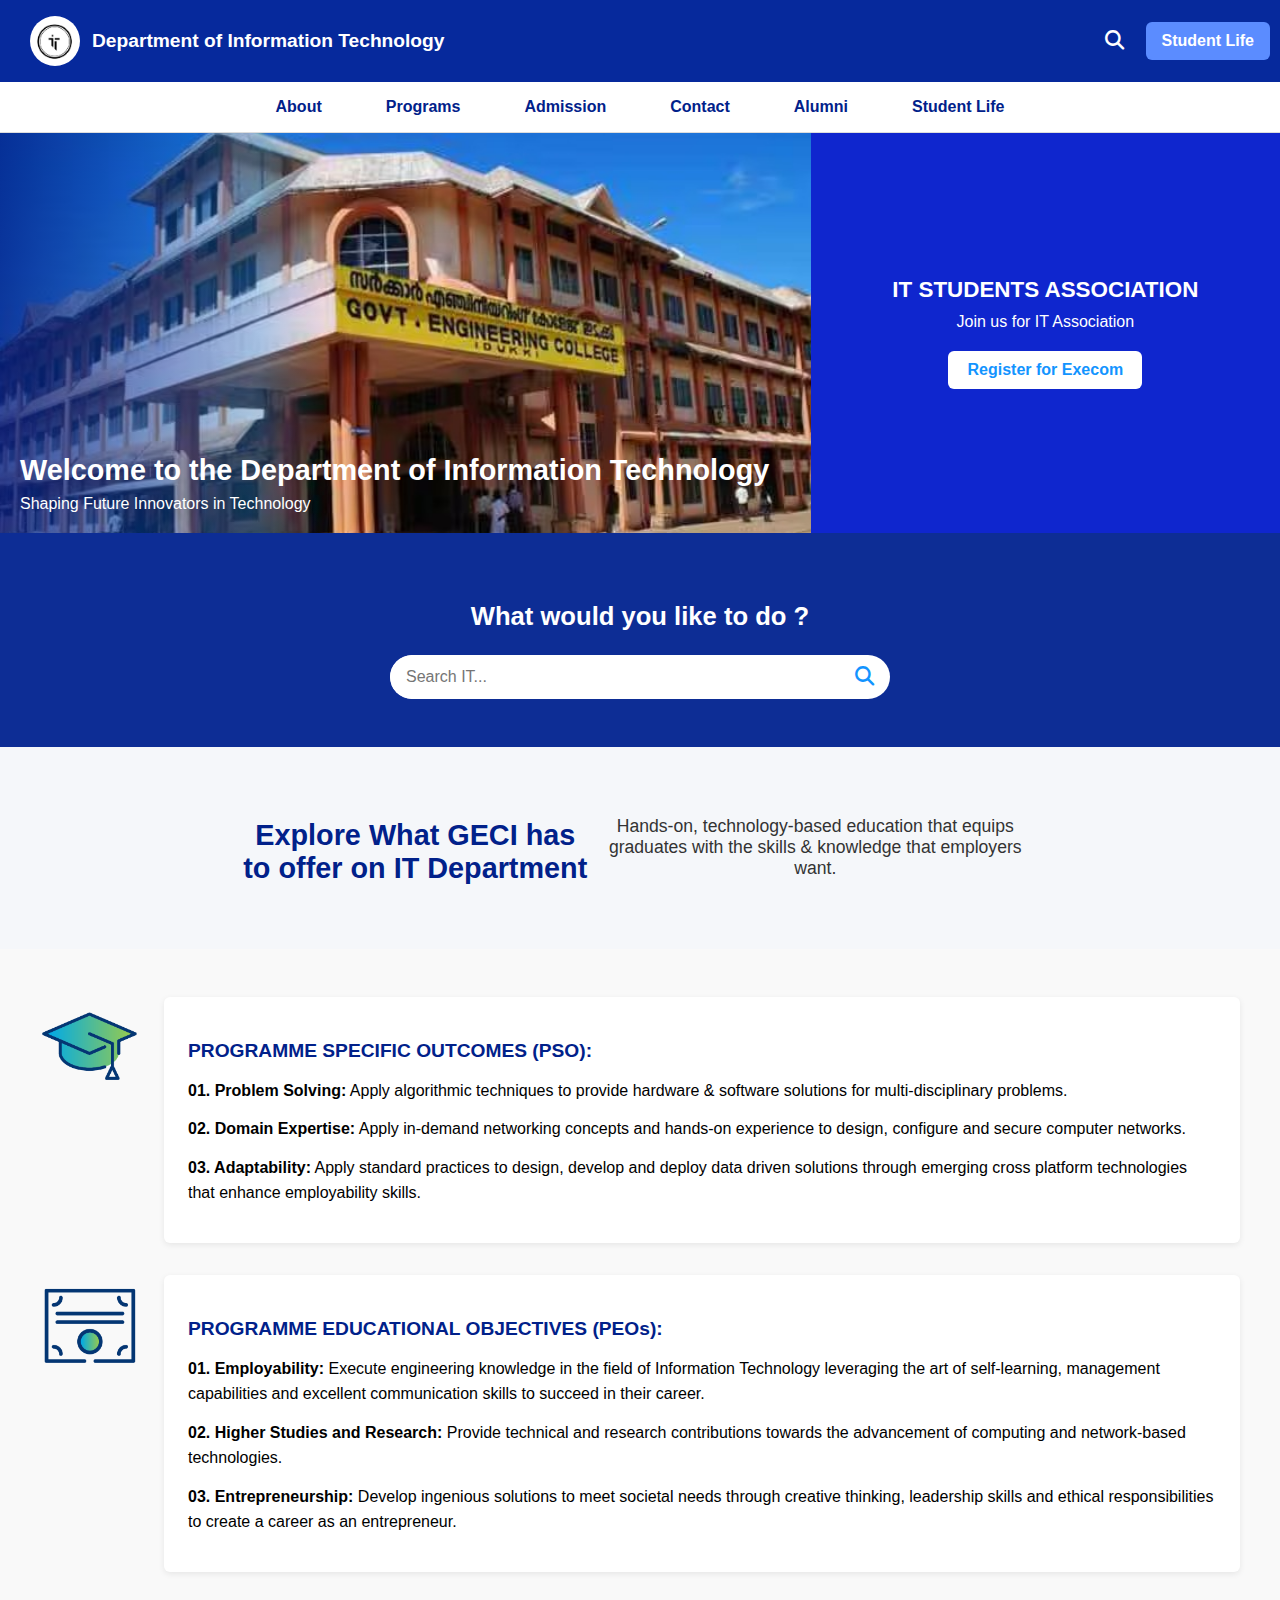
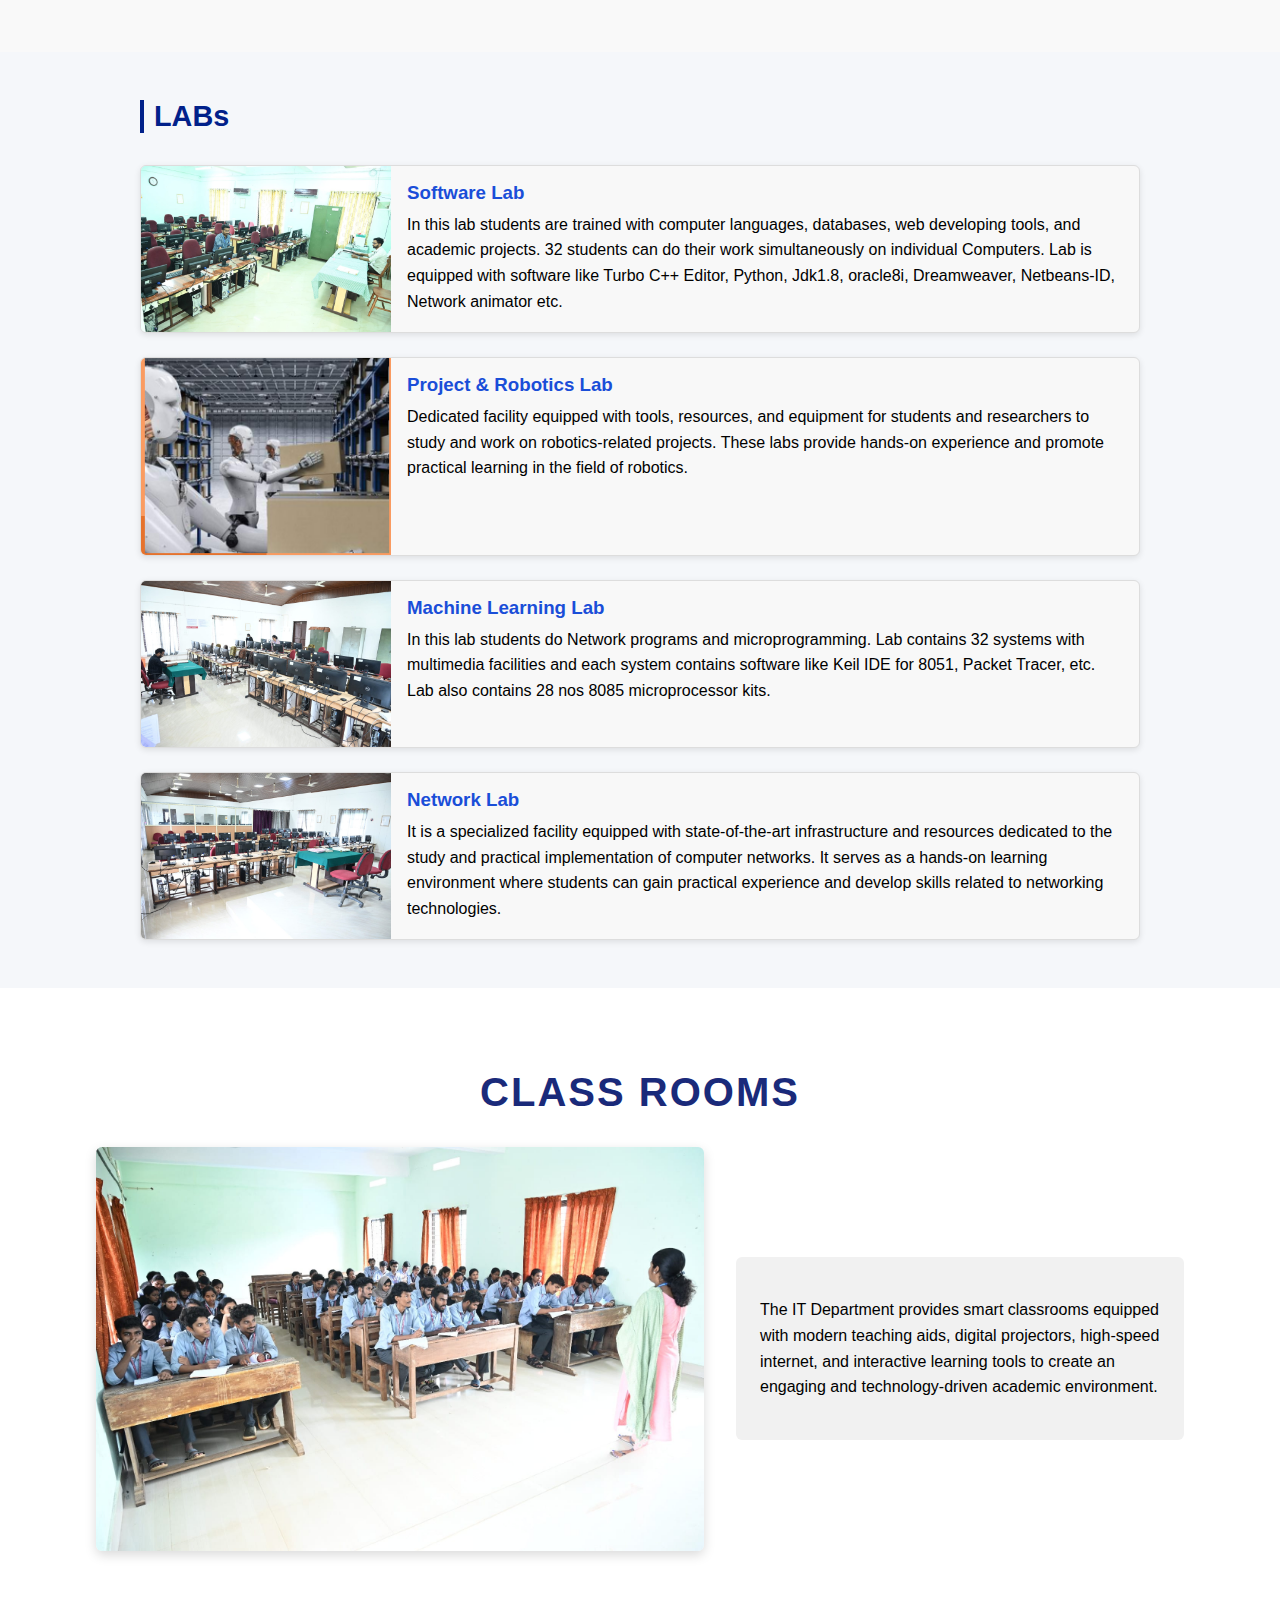
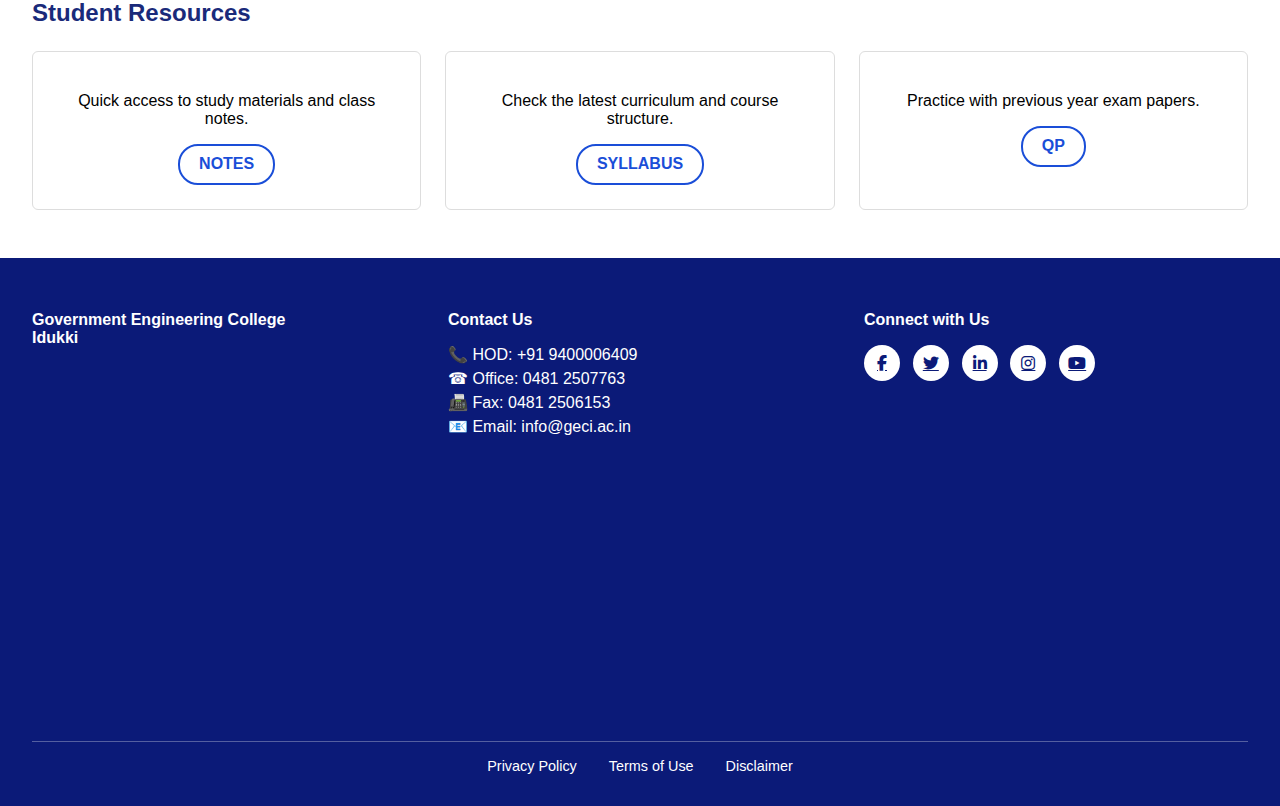
<file: index.html>
<!DOCTYPE html>
<html lang="en">
<head>
  <meta charset="UTF-8">
  <meta name="viewport" content="width=device-width, initial-scale=1.0">
  <title>IT Department Header</title>
  <!-- Font Awesome -->
  <link rel="stylesheet" href="https://cdnjs.cloudflare.com/ajax/libs/font-awesome/6.5.0/css/all.min.css">
  <link rel="stylesheet" href="/CSS/home.css">
</head>
<body>

  <header>
    <div class="container">
      <!-- Logo + Department name -->
      <div class="brand">
        <img src="/IMAGES/logo.jpg" alt="IT Logo" class="logo">
        <h1>Department of Information Technology</h1>
      </div>

      <!-- Search icon + Student Life -->
      <div class="actions">
        <button class="search-btn"><i class="fa fa-search"></i></button>
        <a href="#" class="student-btn">Student Life</a>
      </div>
    </div>
  </header>

  <!-- Navigation -->
  <nav class="main-nav">
    <ul>
      <li><a href="/HTML/about.html">About</a></li>
      <li><a href="/HTML/program.html">Programs</a></li>
      <li><a href="/HTML/admission.html">Admission</a></li>
      <li><a href="/HTML/contact.html">Contact</a></li>
      <li><a href="/HTML/alumini.html">Alumni</a></li>
      <li><a href="/HTML/studentlife.html">Student Life</a></li>
    </ul>
  </nav>


<!-- Hero Section -->
<section class="hero">
  <!-- Left: Image with Welcome text -->
  <div class="hero-left">
    <img src="/IMAGES/college1.jpg" alt="Campus Image" class="hero-img">
    <div class="welcome-text">
      <h2>Welcome to the Department of Information Technology</h2>
      <p>Shaping Future Innovators in Technology</p>
    </div>
  </div>

  <!-- Right: Blue Rectangle Association Box -->
  <div class="hero-right">
    <h3>IT STUDENTS ASSOCIATION</h3>
    <p>Join us for IT Association</p>
    <a href="#" class="btn-register">Register for Execom</a>
  </div>
</section>

<!-- Search Section -->
<section class="blue-box">
  <h2>What would you like to do ?</h2>
  <div class="search-area">
    <input type="text" placeholder="Search IT...">
    <button><i class="fa fa-search"></i></button>
  </div>
</section>

<section class="explore">
  <div class="container">
    <h2 class="explore-heading">
      Explore What GECI has to offer on IT Department
    </h2>
    <p class="explore-subheading">
      Hands-on, technology-based education that equips graduates with the skills & knowledge that employers want.
    </p>
  </div>
</section>

<!-- Outcomes Section (PSO + PEO) -->
<section class="outcomes">
  <div class="outcomes-container">

    <!-- PSO -->
    <div class="pso">
      <div class="pso-container">
        <div class="pso-image">
          <img src="/IMAGES/cap.png" alt="Graduation Cap">
        </div>
        <div class="pso-content">
          <h3>PROGRAMME SPECIFIC OUTCOMES (PSO):</h3>
          <ul>
            <li><strong>01. Problem Solving:</strong> Apply algorithmic techniques to provide hardware & software solutions for multi-disciplinary problems.</li>
            <li><strong>02. Domain Expertise:</strong> Apply in-demand networking concepts and hands-on experience to design, configure and secure computer networks.</li>
            <li><strong>03. Adaptability:</strong> Apply standard practices to design, develop and deploy data driven solutions through emerging cross platform technologies that enhance employability skills.</li>
          </ul>
        </div>
      </div>
    </div>

    <!-- PEO -->
    <div class="peo">
      <div class="peo-container">
        <div class="peo-image">
          <img src="/IMAGES/certificate.png" alt="Certificate Icon">
        </div>
        <div class="peo-content">
          <h3>PROGRAMME EDUCATIONAL OBJECTIVES (PEOs):</h3>
          <ul>
            <li><strong>01. Employability:</strong> Execute engineering knowledge in the field of Information Technology leveraging the art of self-learning, management capabilities and excellent communication skills to succeed in their career.</li>
            <li><strong>02. Higher Studies and Research:</strong> Provide technical and research contributions towards the advancement of computing and network-based technologies.</li>
            <li><strong>03. Entrepreneurship:</strong> Develop ingenious solutions to meet societal needs through creative thinking, leadership skills and ethical responsibilities to create a career as an entrepreneur.</li>
          </ul>
        </div>
      </div>
    </div>

  </div>
</section>
<!-- Labs Section -->
<section class="labs">
  <h2>LABs</h2>

  <!-- Software Lab -->
  <div class="lab-card">
    <img src="/IMAGES/softwarelab.jpg" alt="Software Lab">
    <div class="lab-info">
      <h3>Software Lab</h3>
      <p>In this lab students are trained with computer languages, databases, web developing tools, and academic projects. 
      32 students can do their work simultaneously on individual Computers. 
      Lab is equipped with software like Turbo C++ Editor, Python, Jdk1.8, oracle8i, Dreamweaver, Netbeans-ID, Network animator etc.</p>
    </div>
  </div>

  <!-- Project & Robotics Lab -->
  <div class="lab-card">
    <img src="/IMAGES/roboticslab.png" alt="Project & Robotics Lab">
    <div class="lab-info">
      <h3>Project & Robotics Lab</h3>
      <p>Dedicated facility equipped with tools, resources, and equipment for students and researchers to study and work on robotics-related projects. 
      These labs provide hands-on experience and promote practical learning in the field of robotics.</p>
    </div>
  </div>

  <!-- Machine Learning Lab -->
  <div class="lab-card">
    <img src="/IMAGES/mlab.jpg" alt="Machine Learning Lab">
    <div class="lab-info">
      <h3>Machine Learning Lab</h3>
      <p>In this lab students do Network programs and microprogramming. 
      Lab contains 32 systems with multimedia facilities and each system contains software like Keil IDE for 8051, Packet Tracer, etc. 
      Lab also contains 28 nos 8085 microprocessor kits.</p>
    </div>
  </div>

  <!-- Network Lab -->
  <div class="lab-card">
    <img src="/IMAGES/networklab.jpg" alt="Network Lab">
    <div class="lab-info">
      <h3>Network Lab</h3>
      <p>It is a specialized facility equipped with state-of-the-art infrastructure and resources dedicated to the study and practical implementation of computer networks. 
      It serves as a hands-on learning environment where students can gain practical experience and develop skills related to networking technologies.</p>
    </div>
  </div>

</section>
<section class="classrooms">
  <h2>CLASS ROOMS</h2>

  <div class="classroom-content">
    <!-- Image -->
    <img src="/IMAGES/classroom.jpg" alt="Classroom">

    <!-- Description -->
    <div class="classroom-info">
      <p>
        The IT Department provides smart classrooms equipped with modern teaching aids, 
        digital projectors, high-speed internet, and interactive learning tools to create 
        an engaging and technology-driven academic environment.
      </p>
    </div>
  </div>

  <!-- Student Resources -->
  <div class="student-resources">
    <h3>Student Resources</h3>
    <div class="resources-grid">
      <div class="resource-card">
        <p>Quick access to study materials and class notes.</p>
        <a href="#" class="btn">NOTES</a>
      </div>
      <div class="resource-card">
        <p>Check the latest curriculum and course structure.</p>
        <a href="#" class="btn">SYLLABUS</a>
      </div>
      <div class="resource-card">
        <p>Practice with previous year exam papers.</p>
        <a href="#" class="btn">QP</a>
      </div>
    </div>
  </div>
</section>
<footer class="footer">
  <div class="footer-main">
    
    <!-- Left: College Info + Map -->
    <div class="footer-col">
      <h4>Government Engineering College<br>Idukki</h4>
      <iframe src="https://www.google.com/maps/embed?pb=!1m18!1m12!1m3!1d3930.9936738399624!2d76.93745557484372!3d9.850896890247046!2m3!1f0!2f0!3f0!3m2!1i1024!2i768!4f13.1!3m3!1m2!1s0x3b07ba40109a481f%3A0x68b6eed84716c7ce!2sGovernment%20Engineering%20College%20Idukki!5e0!3m2!1sen!2sin!4v1756575174658!5m2!1sen!2sin" width="450" height="350" style="border:0;" allowfullscreen="" loading="lazy" referrerpolicy="no-referrer-when-downgrade"></iframe>
    </div>

    <!-- Middle: Contact -->
    <div class="footer-col">
      <h4>Contact Us</h4>
      <p>📞 HOD: +91 9400006409</p>
      <p>☎ Office: 0481 2507763</p>
      <p>📠 Fax: 0481 2506153</p>
      <p>📧 Email: info@geci.ac.in</p>
    </div>

    <!-- Right: Social -->
    <div class="footer-col">
      <h4>Connect with Us</h4>
      <div class="social-icons">
        <a href="#"><i class="fa-brands fa-facebook-f"></i></a>
        <a href="#"><i class="fa-brands fa-twitter"></i></a>
        <a href="#"><i class="fa-brands fa-linkedin-in"></i></a>
        <a href="#"><i class="fa-brands fa-instagram"></i></a>
        <a href="#"><i class="fa-brands fa-youtube"></i></a>
      </div>
    </div>
  </div>

  <!-- Bottom: Policies -->
  <div class="footer-bottom">
    <a href="#">Privacy Policy</a>
    <a href="#">Terms of Use</a>
    <a href="#">Disclaimer</a>
  </div>
</footer>

<!-- Font Awesome -->
<link rel="stylesheet" href="https://cdnjs.cloudflare.com/ajax/libs/font-awesome/6.5.0/css/all.min.css">




</body>
</html>
</file>
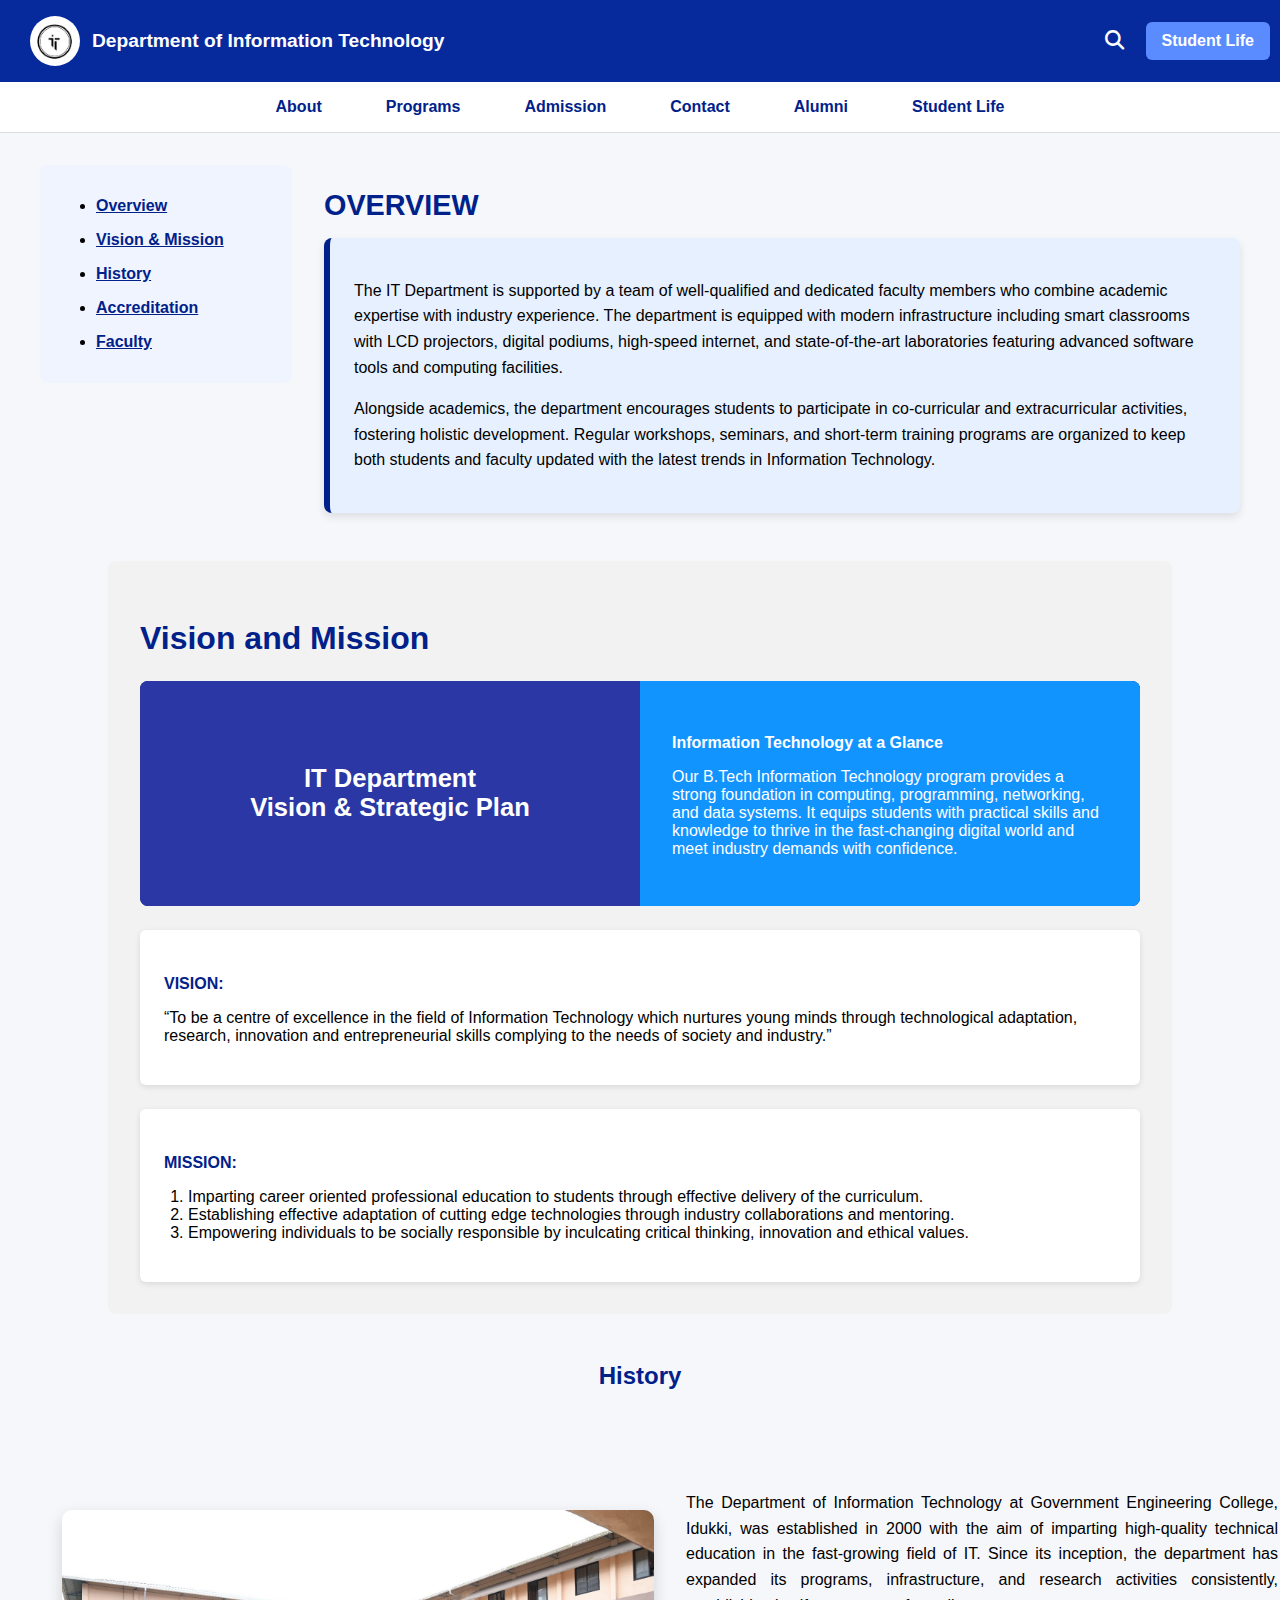
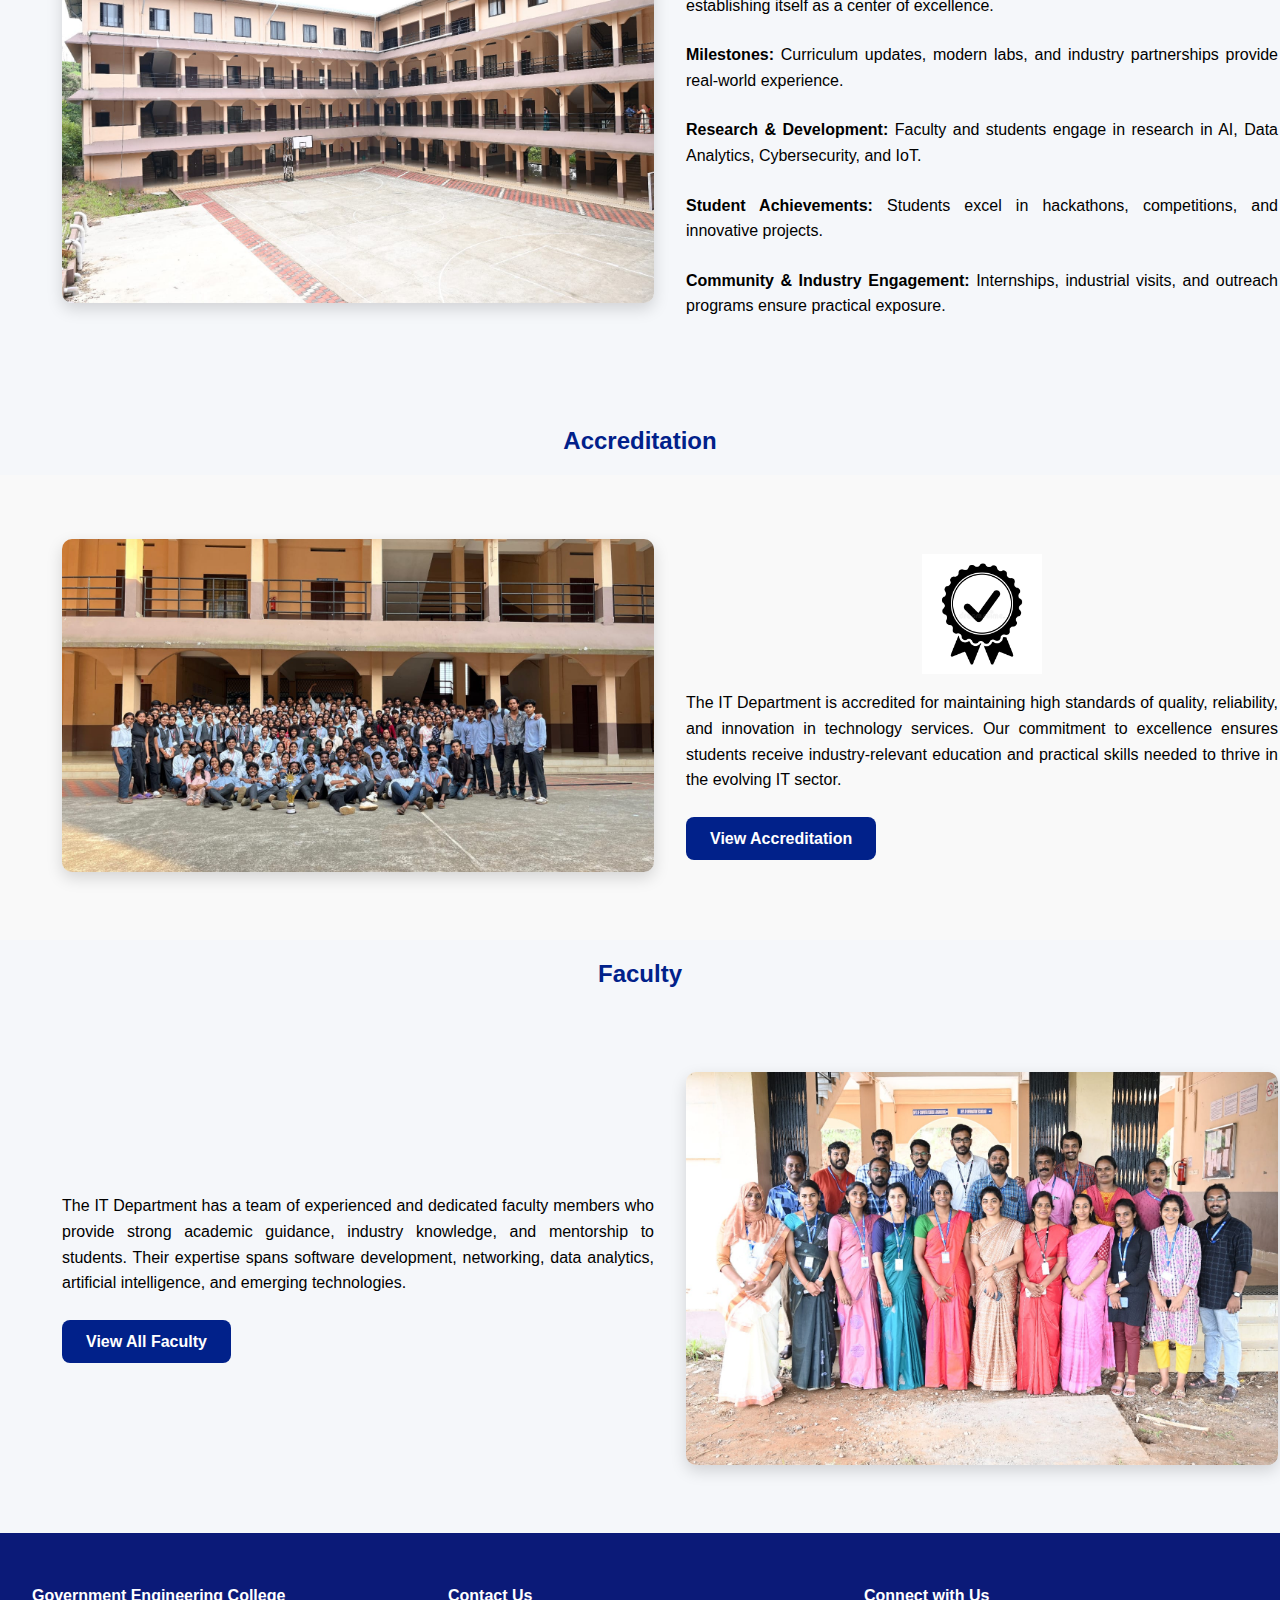
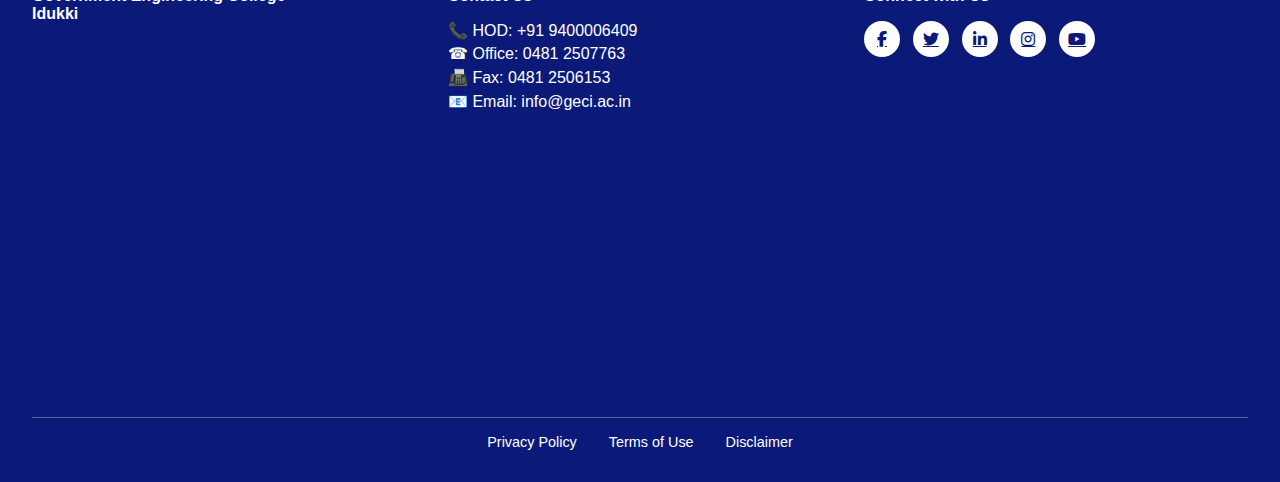
<file: HTML/about.html>
<!DOCTYPE html>
<html lang="en">
<head>
  <meta charset="UTF-8">
  <meta name="viewport" content="width=device-width, initial-scale=1.0">
  <title>About - IT Department</title>
  <!-- Font Awesome -->
  <link rel="stylesheet" href="https://cdnjs.cloudflare.com/ajax/libs/font-awesome/6.5.0/css/all.min.css">
  <link rel="stylesheet" href="/CSS/about.css">
</head>
<body>

  <header>
    <div class="container">
      <!-- Logo + Department name -->
      <div class="brand">
        <img src="/IMAGES/logo.jpg" alt="IT Logo" class="logo">
        <h1>Department of Information Technology</h1>
      </div>

      <!-- Search icon + Student Life -->
      <div class="actions">
        <button class="search-btn"><i class="fa fa-search"></i></button>
        <a href="#" class="student-btn">Student Life</a>
      </div>
    </div>
  </header>

  <!-- Navigation -->
  <nav class="main-nav">
    <ul>
      <li><a href="/HTML/about.html">About</a></li>
      <li><a href="/HTML/program.html">Programs</a></li>
      <li><a href="/HTML/admission.html">Admission</a></li>
      <li><a href="/HTML/contact.html">Contact</a></li>
      <li><a href="/HTML/alumini.html">Alumni</a></li>
      <li><a href="/HTML/studentlife.html">Student Life</a></li>
    </ul>
  </nav>


  <!-- About Page Layout -->
  <div class="about-page">
    
    <!-- Sidebar -->
    <aside class="sidebar">
      <ul>
        <li><a href="#overview">Overview</a></li>
        <li><a href="#vision">Vision & Mission</a></li>
        <li><a href="#history">History</a></li>
        <li><a href="#accreditation">Accreditation</a></li>
        <li><a href="#faculty">Faculty</a></li>
      </ul>
    </aside>

    <!-- Main Content -->
    <main class="content">

      <!-- Overview -->
      <section id="overview" class="overview">
        <h2>Overview</h2>
        <div class="overview-box">
          <p>
            The IT Department is supported by a team of well-qualified and dedicated faculty 
            members who combine academic expertise with industry experience. The department 
            is equipped with modern infrastructure including smart classrooms with LCD projectors, 
            digital podiums, high-speed internet, and state-of-the-art laboratories featuring 
            advanced software tools and computing facilities.
          </p>
          <p>
            Alongside academics, the department encourages students to participate in 
            co-curricular and extracurricular activities, fostering holistic development. 
            Regular workshops, seminars, and short-term training programs are organized 
            to keep both students and faculty updated with the latest trends in Information Technology.
          </p>
        </div>
      </section>

     

      

    </main>
  </div>
   <!-- Vision & Mission -->
      <section id="vision" class="vision-mission">
        <h2>Vision and Mission</h2>

        <div class="vision-banner">
          <div class="vision-left">
            <h3>IT Department<br> Vision & Strategic Plan</h3>
          </div>
          <div class="vision-right">
            <h4>Information Technology at a Glance</h4>
            <p>
              Our B.Tech Information Technology program provides a strong foundation 
              in computing, programming, networking, and data systems. 
              It equips students with practical skills and knowledge to thrive 
              in the fast-changing digital world and meet industry demands with confidence.
            </p>
          </div>
        </div>

        <div class="vision-box">
          <h4>VISION:</h4>
          <p>“To be a centre of excellence in the field of Information Technology which nurtures
            young minds through technological adaptation, research, innovation and entrepreneurial
            skills complying to the needs of society and industry.”</p>
        </div>

        <div class="mission-box">
          <h4>MISSION:</h4>
          <ol>
            <li>Imparting career oriented professional education to students through effective delivery of the curriculum.</li>
            <li>Establishing effective adaptation of cutting edge technologies through industry collaborations and mentoring.</li>
            <li>Empowering individuals to be socially responsible by inculcating critical thinking, innovation and ethical values.</li>
          </ol>
        </div>
      </section>
<!-- History -->
<h2 class="history">History</h2>
<section id="history" class="history-section section">
  <div class="container">
    <div class="section-content history-content">
      <div class="section-left">
        <img src="/IMAGES/college2.jpg" alt="GEC Idukki" class="section-img">
      </div>
      <div class="section-right">
        <p>
          The Department of Information Technology at Government Engineering College, Idukki, 
          was established in 2000 with the aim of imparting high-quality technical education 
          in the fast-growing field of IT. Since its inception, the department has expanded its programs, 
          infrastructure, and research activities consistently, establishing itself as a center of excellence.
        </p>
        <p><strong>Milestones:</strong> Curriculum updates, modern labs, and industry partnerships provide real-world experience.</p>
        <p><strong>Research & Development:</strong> Faculty and students engage in research in AI, Data Analytics, Cybersecurity, and IoT.</p>
        <p><strong>Student Achievements:</strong> Students excel in hackathons, competitions, and innovative projects.</p>
        <p><strong>Community & Industry Engagement:</strong> Internships, industrial visits, and outreach programs ensure practical exposure.</p>
      </div>
    </div>
  </div>
</section>

<!-- Accreditation -->

    <h2 class="accreditation">Accreditation</h2>
<section id="accreditation" class="accreditation-section section bg-light">
  <div class="container">
    <div class="section-content accreditation-content">
      <div class="section-left">
        <img src="/IMAGES/group_photo.jpg" alt="IT Department Team" class="section-img">
      </div>
      <div class="section-right">
        <img src="/IMAGES/badge.png" alt="Accreditation Badge" class="badge-img">
        <p>
          The IT Department is accredited for maintaining high standards of quality, reliability, 
          and innovation in technology services. Our commitment to excellence ensures students 
          receive industry-relevant education and practical skills needed to thrive in the evolving IT sector.
        </p>
        <a href="#" class="btn-primary">View Accreditation</a>
      </div>
    </div>
  </div>
</section>

<!-- Faculty -->
 <h2 class="faculty">Faculty</h2>
<section id="faculty" class="faculty-section section">
  <div class="container">
    <div class="section-content faculty-content reverse-layout">
      <div class="section-left">
        <img src="/IMAGES/faculty.jpg" alt="IT Department Faculty" class="section-img">
      </div>
      <div class="section-right">
        <p>
          The IT Department has a team of experienced and dedicated faculty members who provide strong 
          academic guidance, industry knowledge, and mentorship to students. Their expertise spans 
          software development, networking, data analytics, artificial intelligence, and emerging technologies.
        </p>
        <a href="#" class="btn-primary">View All Faculty</a>
      </div>
    </div>
  </div>
</section>

<footer class="footer">
  <div class="footer-main">
    
    <!-- Left: College Info + Map -->
    <div class="footer-col">
      <h4>Government Engineering College<br>Idukki</h4>
      <iframe src="https://www.google.com/maps/embed?pb=!1m18!1m12!1m3!1d3930.9936738399624!2d76.93745557484372!3d9.850896890247046!2m3!1f0!2f0!3f0!3m2!1i1024!2i768!4f13.1!3m3!1m2!1s0x3b07ba40109a481f%3A0x68b6eed84716c7ce!2sGovernment%20Engineering%20College%20Idukki!5e0!3m2!1sen!2sin!4v1756575174658!5m2!1sen!2sin" width="450" height="350" style="border:0;" allowfullscreen="" loading="lazy" referrerpolicy="no-referrer-when-downgrade"></iframe>
    </div>

    <!-- Middle: Contact -->
    <div class="footer-col">
      <h4>Contact Us</h4>
      <p>📞 HOD: +91 9400006409</p>
      <p>☎ Office: 0481 2507763</p>
      <p>📠 Fax: 0481 2506153</p>
      <p>📧 Email: info@geci.ac.in</p>
    </div>

    <!-- Right: Social -->
    <div class="footer-col">
      <h4>Connect with Us</h4>
      <div class="social-icons">
        <a href="#"><i class="fa-brands fa-facebook-f"></i></a>
        <a href="#"><i class="fa-brands fa-twitter"></i></a>
        <a href="#"><i class="fa-brands fa-linkedin-in"></i></a>
        <a href="#"><i class="fa-brands fa-instagram"></i></a>
        <a href="#"><i class="fa-brands fa-youtube"></i></a>
      </div>
    </div>
  </div>

  <!-- Bottom: Policies -->
  <div class="footer-bottom">
    <a href="#">Privacy Policy</a>
    <a href="#">Terms of Use</a>
    <a href="#">Disclaimer</a>
  </div>
</footer>

<!-- Font Awesome -->
<link rel="stylesheet" href="https://cdnjs.cloudflare.com/ajax/libs/font-awesome/6.5.0/css/all.min.css">


</body>
</html>
</file>
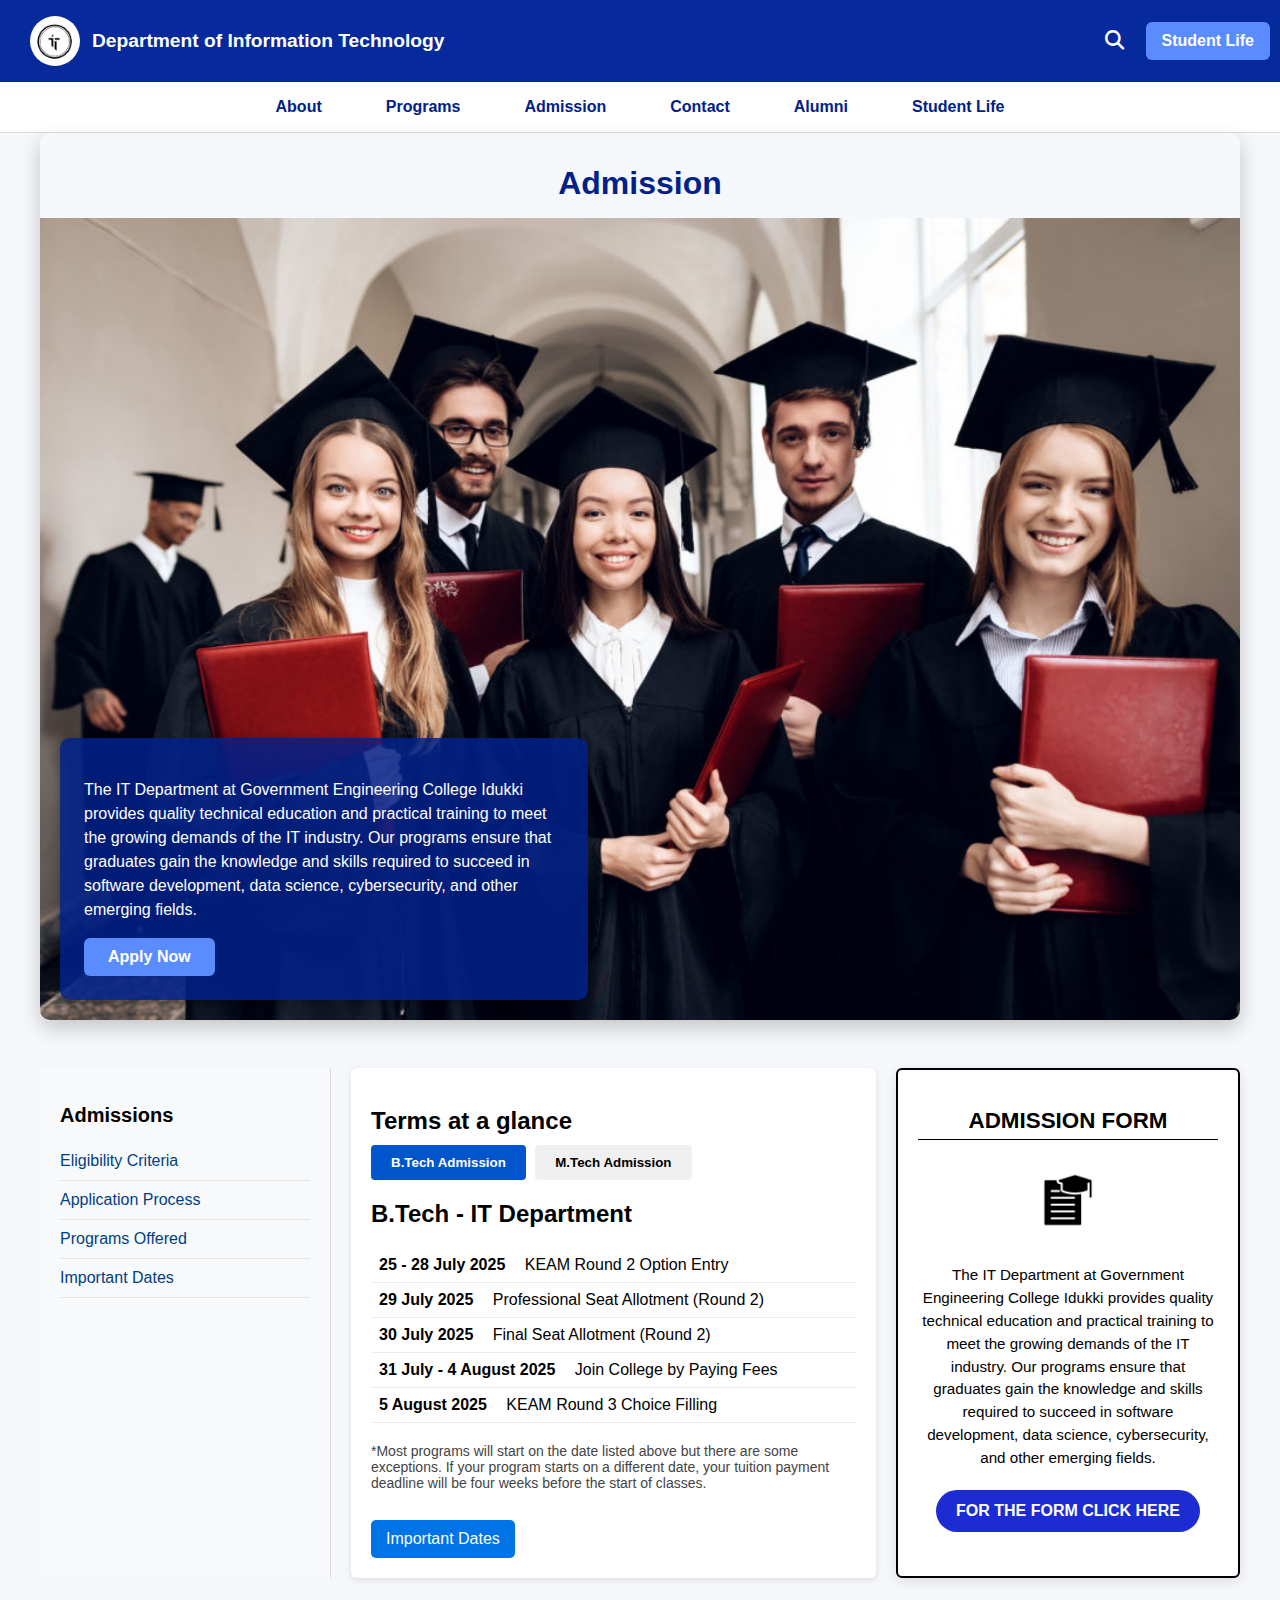
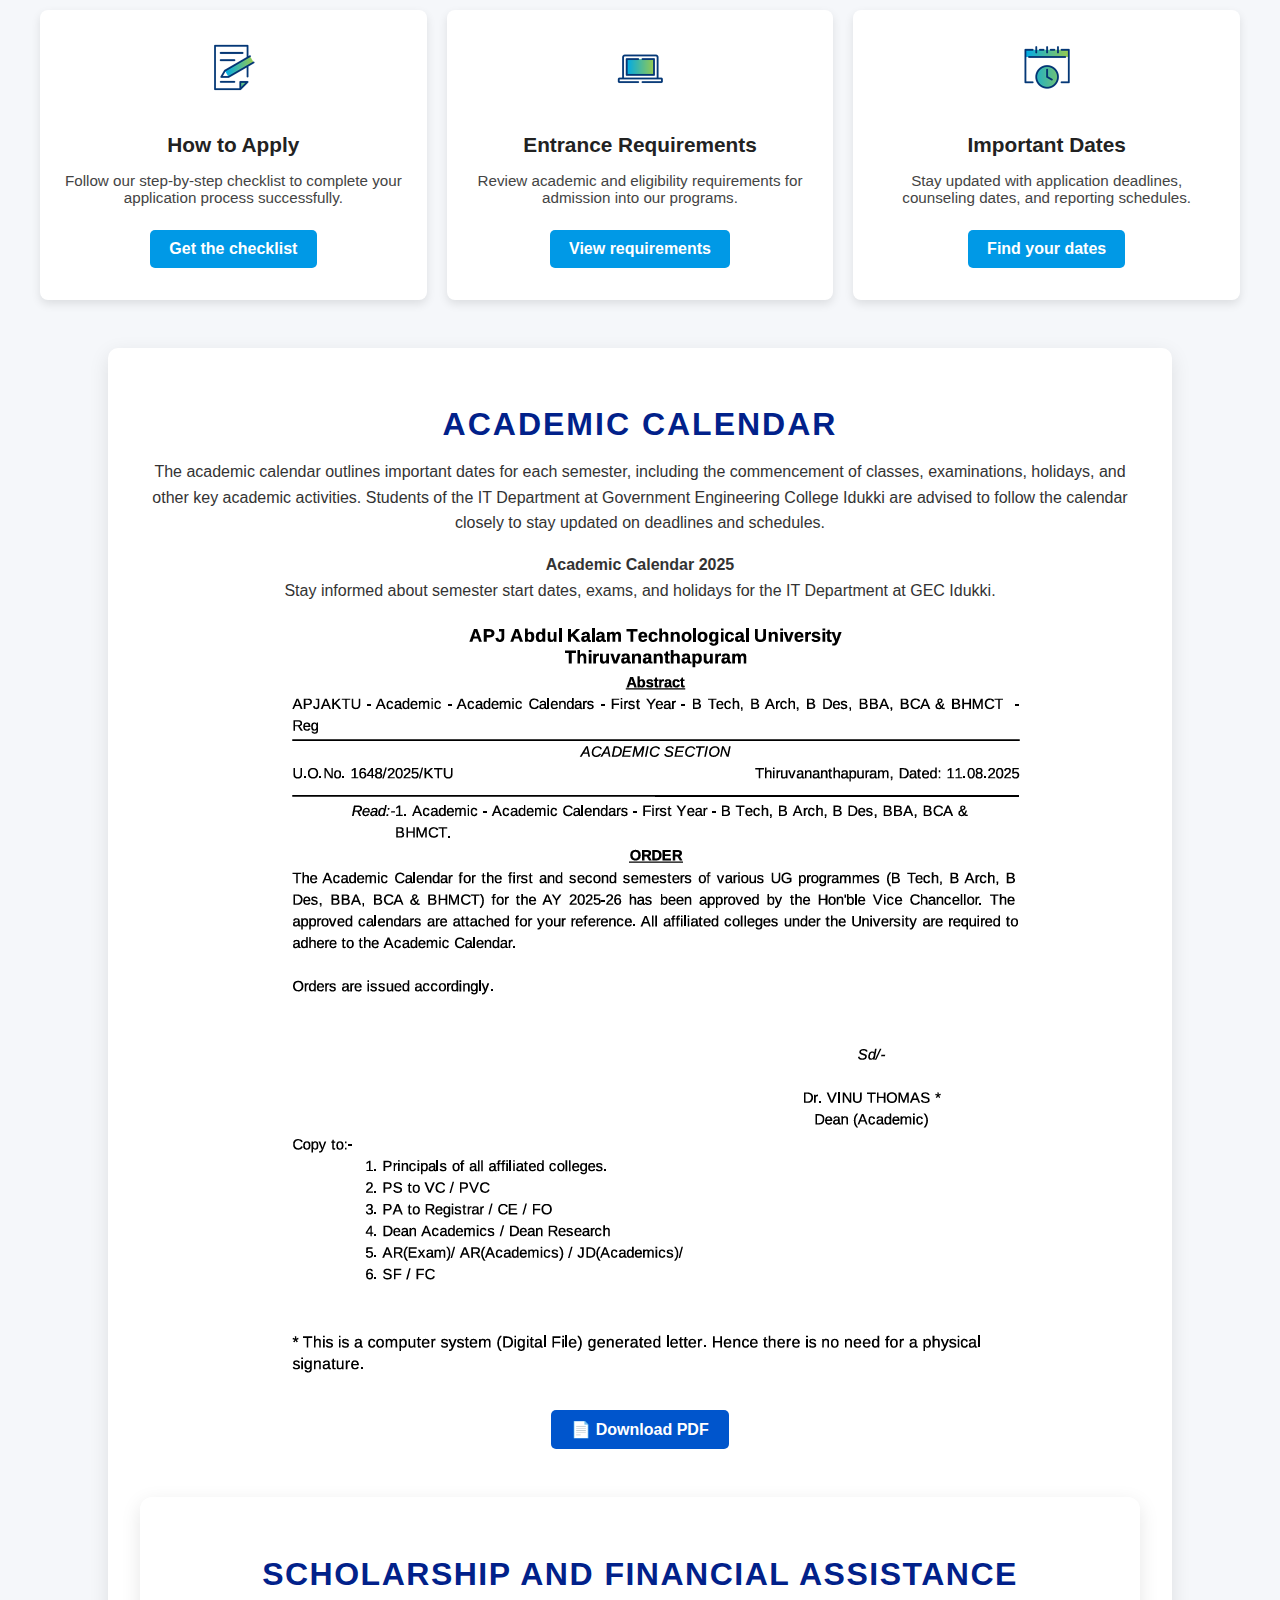
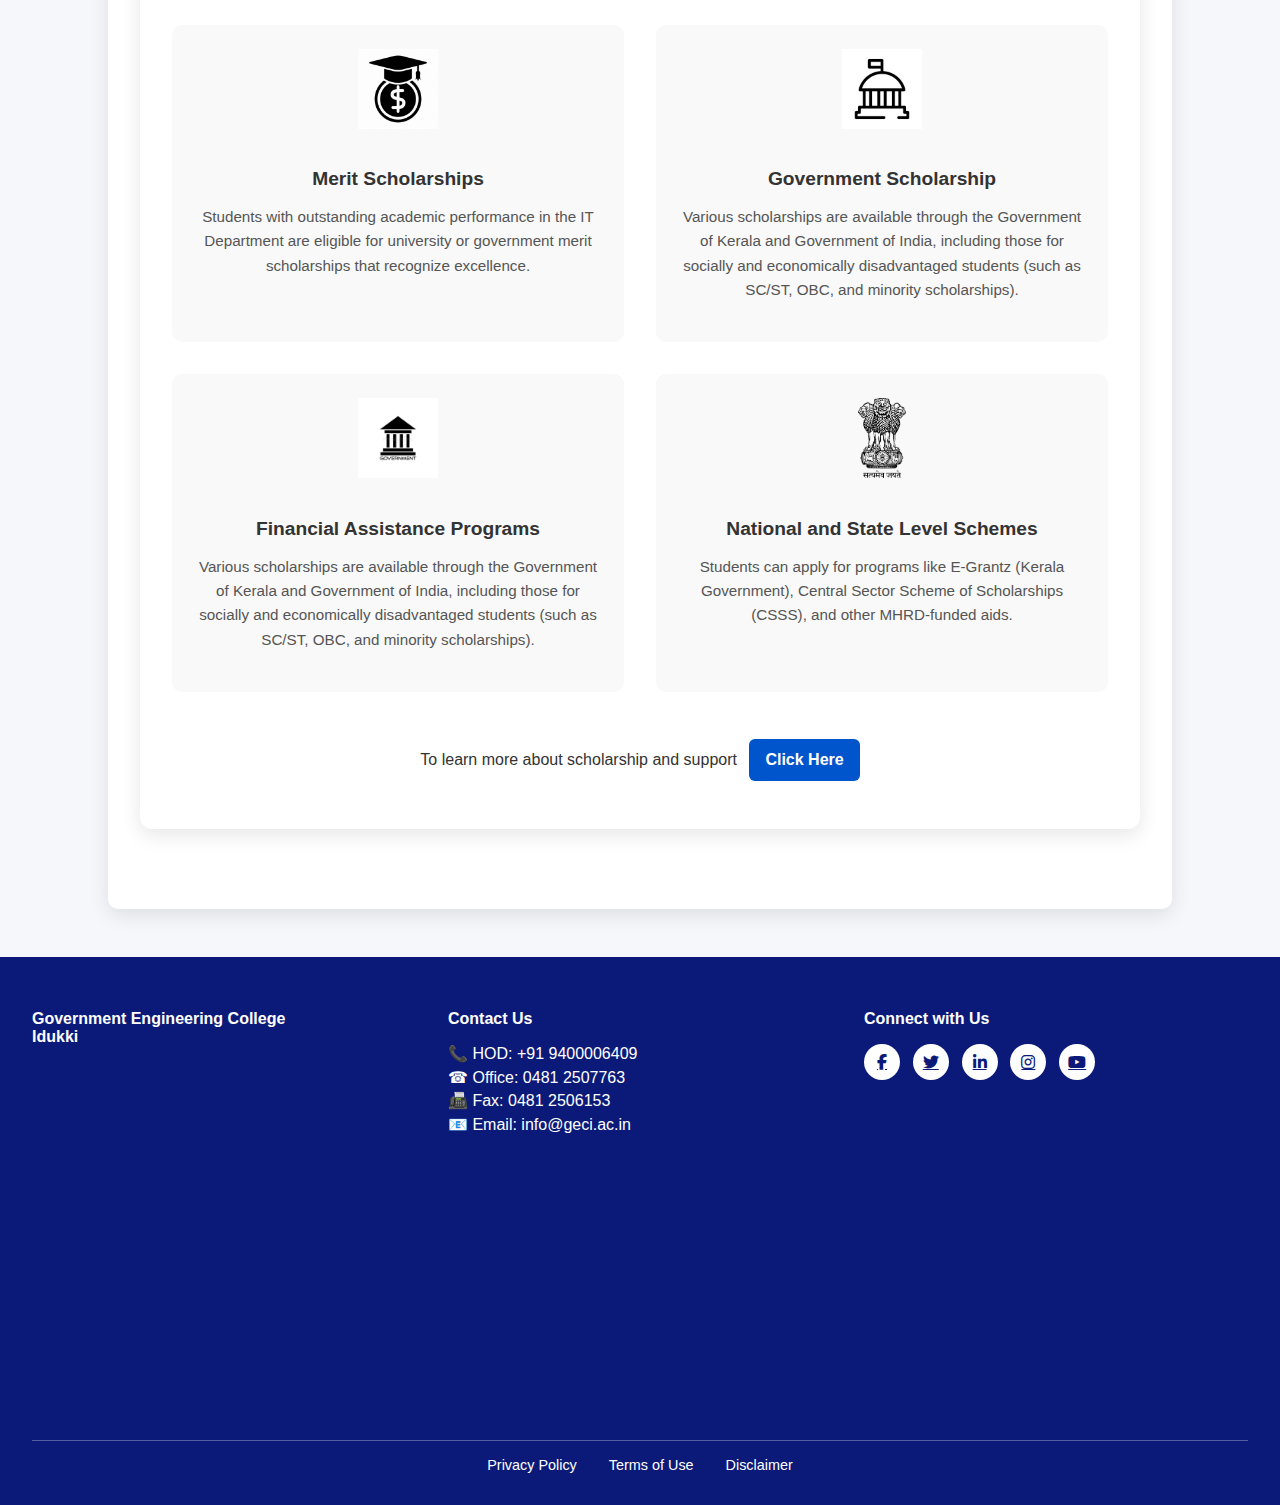
<file: HTML/admission.html>
<!DOCTYPE html>
<html lang="en">

<head>
  <meta charset="UTF-8">
  <meta name="viewport" content="width=device-width, initial-scale=1.0">
  <title>IT Department Admission</title>
  <link rel="stylesheet" href="https://cdnjs.cloudflare.com/ajax/libs/font-awesome/6.5.0/css/all.min.css">
  <link rel="stylesheet" href="/CSS/admission.css">
</head>

<body>
  <!-- HEADER -->
  <header>
    <div class="container">
      <!-- Logo + Department name -->
      <div class="brand">
        <img src="/IMAGES/logo.jpg" alt="IT Logo" class="logo">
        <h1>Department of Information Technology</h1>
      </div>

      <!-- Search icon + Student Life -->
      <div class="actions">
        <button class="search-btn"><i class="fa fa-search"></i></button>
        <a href="#" class="student-btn">Student Life</a>
      </div>
    </div>
  </header>

  <!-- Navigation -->
  <nav class="main-nav">
    <ul>
      <li><a href="/HTML/about.html">About</a></li>
      <li><a href="/HTML/program.html">Programs</a></li>
      <li><a href="/HTML/admission.html">Admission</a></li>
      <li><a href="/HTML/contact.html">Contact</a></li>
      <li><a href="/HTML/alumini.html">Alumni</a></li>
      <li><a href="/HTML/studentlife.html">Student Life</a></li>
    </ul>
  </nav>



  <!-- Admission Section -->
  <section id="admission" class="admission-banner">
    <h2 class="admission-heading">Admission</h2>
    <div class="admission-img-container">
      <img src="/IMAGES/admission.jpg" alt="Admission Students" class="admission-img">
      <div class="admission-text">
        <p>
          The IT Department at Government Engineering College Idukki provides quality technical education
          and practical training to meet the growing demands of the IT industry. Our programs ensure that
          graduates gain the knowledge and skills required to succeed in software development, data science,
          cybersecurity, and other emerging fields.
        </p>
        <a href="#apply" class="admission-btn">Apply Now</a>
      </div>
    </div>
  </section>

  <!-- Content Layout -->
  <div class="content-layout">
    <!-- Sidebar -->
    <div class="sidebar">
      <h2>Admissions</h2>
      <a href="#eligibility">Eligibility Criteria</a>
      <a href="#application">Application Process</a>
      <a href="#programs">Programs Offered</a>
      <a href="#dates">Important Dates</a>
    </div>

    <!-- Main Content -->
    <div class="main">
      <h2>Terms at a glance</h2>
      <div class="tabs">
        <button class="tab-btn active" data-tab="btech">B.Tech Admission</button>
        <button class="tab-btn" data-tab="mtech">M.Tech Admission</button>
      </div>

      <!-- B.Tech Content -->
      <div class="tab-content" id="btech">
        <h2>B.Tech - IT Department</h2>
        <div class="dates">
          <div><strong>25 - 28 July 2025</strong> KEAM Round 2 Option Entry</div>
          <div><strong>29 July 2025</strong> Professional Seat Allotment (Round 2)</div>
          <div><strong>30 July 2025</strong> Final Seat Allotment (Round 2)</div>
          <div><strong>31 July - 4 August 2025</strong> Join College by Paying Fees</div>
          <div><strong>5 August 2025</strong> KEAM Round 3 Choice Filling</div>
        </div>
        <p class="note">
          *Most programs will start on the date listed above but there are some exceptions.
          If your program starts on a different date, your tuition payment deadline will be four weeks before the start
          of classes.
        </p>
        <a href="#dates" class="btn">Important Dates</a>
      </div>

      <!-- M.Tech Content -->
      <div class="tab-content" id="mtech" style="display:none;">
        <h2>M.Tech - IT Department</h2>
        <div class="dates">
          <div><strong>10 - 14 August 2025</strong> Option Entry</div>
          <div><strong>16 August 2025</strong> Seat Allotment (Round 1)</div>
          <div><strong>20 August 2025</strong> College Reporting</div>
          <div><strong>25 August 2025</strong> Classes Begin</div>
        </div>
        <p class="note">
          *All M.Tech programs follow AICTE admission guidelines. Ensure you submit valid GATE scores.
        </p>
        <a href="#dates" class="btn">Important Dates</a>
      </div>
    </div>

    <!-- Admission Form Section -->
    <div class="admission-form-section" id="form">
      <h2>ADMISSION FORM</h2>
      <div class="icon">
        <img src="/IMAGES/form.png" alt="Form Icon">
      </div>
      <p>
        The IT Department at Government Engineering College Idukki provides quality technical education and practical
        training to meet the growing demands of the IT industry. Our programs ensure that graduates gain the knowledge
        and skills required to succeed in software development, data science, cybersecurity, and other emerging fields.
      </p>
      <a href="https://example.com/form" class="form-btn">FOR THE FORM CLICK HERE</a>
    </div>
  </div>

  <!-- Admission Form Cards -->
  <section class="cards-section">
    <div class="card">
      <div class="icon"><img src="/IMAGES/list.png" alt="List Icon"></div>
      <h3>How to Apply</h3>
      <p>Follow our step-by-step checklist to complete your application process successfully.</p>
      <a href="#">Get the checklist</a>
    </div>

    <div class="card">
      <div class="icon"><img src="/IMAGES/laptop.png" alt="Laptop Icon"></div>
      <h3>Entrance Requirements</h3>
      <p>Review academic and eligibility requirements for admission into our programs.</p>
      <a href="#">View requirements</a>
    </div>

    <div class="card">
      <div class="icon"><img src="/IMAGES/calendar.png" alt="Calendar Icon"></div>
      <h3>Important Dates</h3>
      <p>Stay updated with application deadlines, counseling dates, and reporting schedules.</p>
      <a href="#">Find your dates</a>
    </div>
  </section>
  <!-- Academic Calendar Section -->
  <section id="academic-calendar" class="academic-calendar">
    <h2>ACADEMIC CALENDAR</h2>
    <p>
      The academic calendar outlines important dates for each semester, including the
      commencement of classes, examinations, holidays, and other key academic activities.
      Students of the IT Department at Government Engineering College Idukki are advised to
      follow the calendar closely to stay updated on deadlines and schedules.
    </p>
    <p>
      <strong>Academic Calendar 2025</strong><br>
      Stay informed about semester start dates, exams, and holidays for the IT Department at GEC Idukki.
    </p>

    <!-- Notice Image -->
    <div class="calendar-image">
      <img src="/IMAGES/academicnotice.png" alt="Academic Calendar Notice">
    </div>

    <!-- Optional Download Button -->
    <a href="/PDF/academic_calender.pdf" target="_blank" class="download-btn">📄 Download PDF</a>

    <!-- Scholarship Section -->
    <section id="scholarship" class="scholarship">
      <h2>SCHOLARSHIP AND FINANCIAL ASSISTANCE</h2>

      <div class="scholarship-grid">
        <!-- Merit Scholarship -->
        <div class="scholarship-card">
          <img src="/IMAGES/merit.png" alt="Merit Scholarship">
          <h3>Merit Scholarships</h3>
          <p>
            Students with outstanding academic performance in the IT Department are eligible
            for university or government merit scholarships that recognize excellence.
          </p>
        </div>

        <!-- Government Scholarship -->
        <div class="scholarship-card">
          <img src="/IMAGES/governmentt.png" alt="Government Scholarship">
          <h3>Government Scholarship</h3>
          <p>
            Various scholarships are available through the Government of Kerala and Government
            of India, including those for socially and economically disadvantaged students
            (such as SC/ST, OBC, and minority scholarships).
          </p>
        </div>

        <!-- Financial Assistance -->
        <div class="scholarship-card">
          <img src="/IMAGES/assistance.png" alt="Financial Assistance">
          <h3>Financial Assistance Programs</h3>
          <p>
            Various scholarships are available through the Government of Kerala and Government
            of India, including those for socially and economically disadvantaged students
            (such as SC/ST, OBC, and minority scholarships).
          </p>
        </div>

        <!-- National/State Level -->
        <div class="scholarship-card">
          <img src="/IMAGES/national.png" alt="National and State Schemes">
          <h3>National and State Level Schemes</h3>
          <p>
            Students can apply for programs like E-Grantz (Kerala Government),
            Central Sector Scheme of Scholarships (CSSS), and other MHRD-funded aids.
          </p>
        </div>
      </div>

      <!-- Button -->
      <p class="learn-more">
        To learn more about scholarship and support
        <a href="#" class="btn">Click Here</a>
      </p>
    </section>
  </section>
<footer class="footer">
  <div class="footer-main">
    
    <!-- Left: College Info + Map -->
    <div class="footer-col">
      <h4>Government Engineering College<br>Idukki</h4>
      <iframe src="https://www.google.com/maps/embed?pb=!1m18!1m12!1m3!1d3930.9936738399624!2d76.93745557484372!3d9.850896890247046!2m3!1f0!2f0!3f0!3m2!1i1024!2i768!4f13.1!3m3!1m2!1s0x3b07ba40109a481f%3A0x68b6eed84716c7ce!2sGovernment%20Engineering%20College%20Idukki!5e0!3m2!1sen!2sin!4v1756575174658!5m2!1sen!2sin" width="450" height="350" style="border:0;" allowfullscreen="" loading="lazy" referrerpolicy="no-referrer-when-downgrade"></iframe>
    </div>

    <!-- Middle: Contact -->
    <div class="footer-col">
      <h4>Contact Us</h4>
      <p>📞 HOD: +91 9400006409</p>
      <p>☎ Office: 0481 2507763</p>
      <p>📠 Fax: 0481 2506153</p>
      <p>📧 Email: info@geci.ac.in</p>
    </div>

    <!-- Right: Social -->
    <div class="footer-col">
      <h4>Connect with Us</h4>
      <div class="social-icons">
        <a href="#"><i class="fa-brands fa-facebook-f"></i></a>
        <a href="#"><i class="fa-brands fa-twitter"></i></a>
        <a href="#"><i class="fa-brands fa-linkedin-in"></i></a>
        <a href="#"><i class="fa-brands fa-instagram"></i></a>
        <a href="#"><i class="fa-brands fa-youtube"></i></a>
      </div>
    </div>
  </div>

  <!-- Bottom: Policies -->
  <div class="footer-bottom">
    <a href="#">Privacy Policy</a>
    <a href="#">Terms of Use</a>
    <a href="#">Disclaimer</a>
  </div>
</footer>

<!-- Font Awesome -->
<link rel="stylesheet" href="https://cdnjs.cloudflare.com/ajax/libs/font-awesome/6.5.0/css/all.min.css">

</body>

</html>
</file>
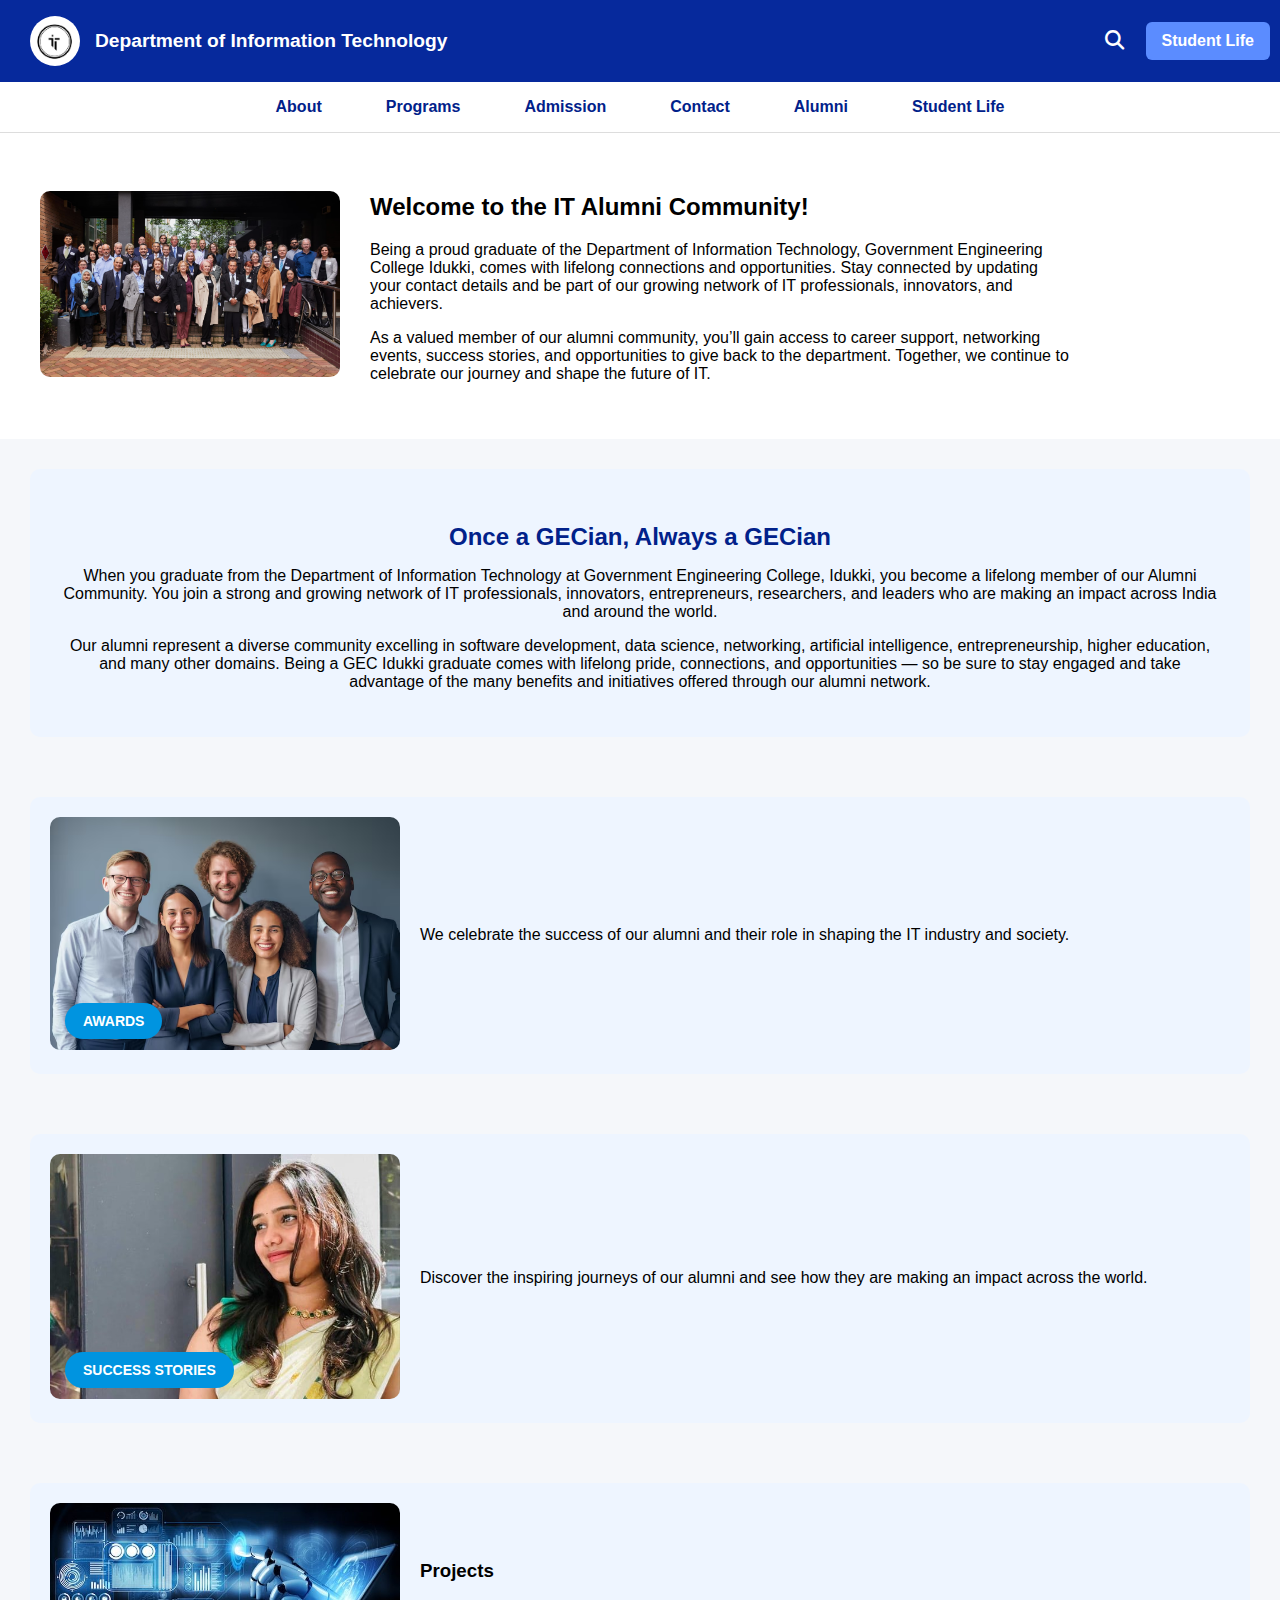
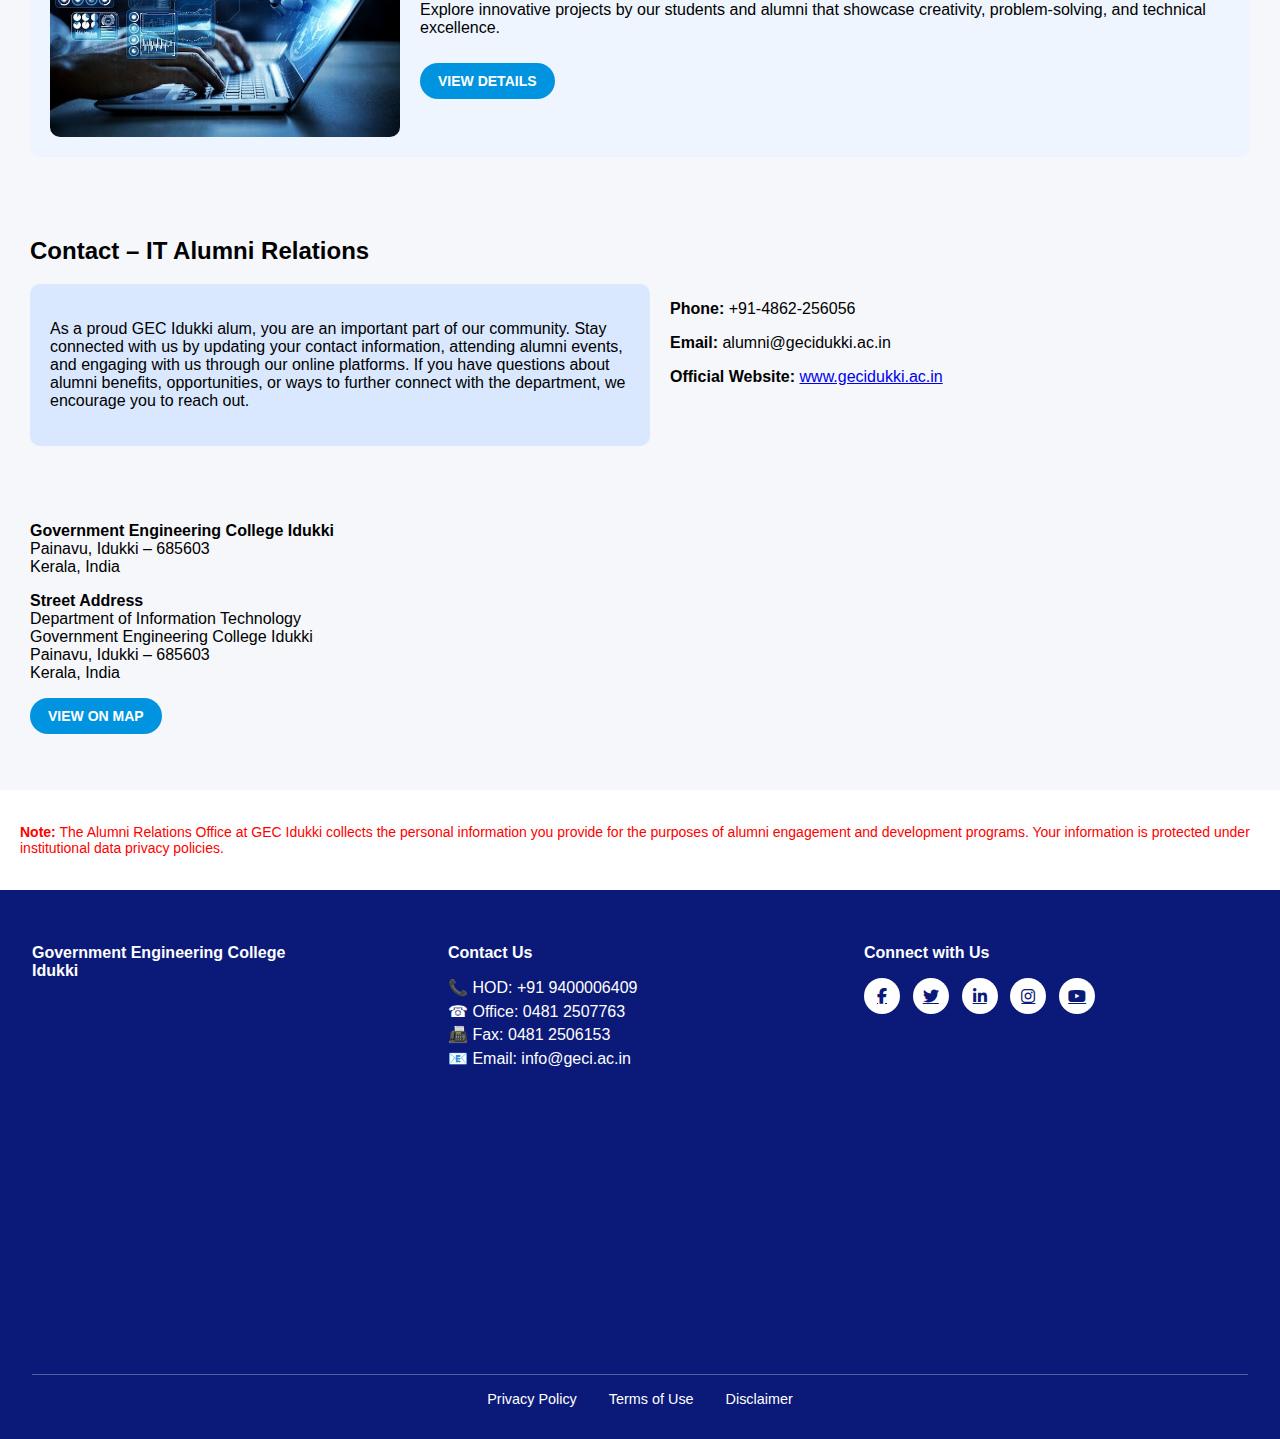
<file: HTML/alumini.html>
<!DOCTYPE html>
<html lang="en">
<head>
  <meta charset="UTF-8">
  <meta name="viewport" content="width=device-width, initial-scale=1.0">
  <title>Alumni - Department of IT</title>
  <link rel="stylesheet" href="/CSS/alumini.css">
</head>
<body>

 <header>
    <div class="container">
      <!-- Logo + Department name -->
      <div class="brand">
        <img src="/IMAGES/logo.jpg" alt="IT Logo" class="logo">
        <h1>Department of Information Technology</h1>
      </div>

      <!-- Search icon + Student Life -->
      <div class="actions">
        <button class="search-btn"><i class="fa fa-search"></i></button>
        <a href="#" class="student-btn">Student Life</a>
      </div>
    </div>
  </header>

  <!-- Navigation -->
  <nav class="main-nav">
    <ul>
      <li><a href="/HTML/about.html">About</a></li>
      <li><a href="/HTML/program.html">Programs</a></li>
      <li><a href="/HTML/admission.html">Admission</a></li>
      <li><a href="/HTML/contact.html">Contact</a></li>
      <li><a href="/HTML/alumini.html">Alumni</a></li>
      <li><a href="/HTML/studentlife.html">Student Life</a></li>
    </ul>
  </nav>

  <!-- ✅ Welcome Section -->
  <section class="alumni">
    <div class="alumni-container">
      <div class="alumni-image">
        <img src="/IMAGES/alumini.jpg" alt="Alumni Group">
      </div>
      <div class="alumni-text">
        <h2>Welcome to the IT Alumni Community!</h2>
        <p>
          Being a proud graduate of the Department of Information Technology, Government
          Engineering College Idukki, comes with lifelong connections and opportunities.
          Stay connected by updating your contact details and be part of our growing
          network of IT professionals, innovators, and achievers.
        </p>
        <p>
          As a valued member of our alumni community, you’ll gain access to career support,
          networking events, success stories, and opportunities to give back to the
          department. Together, we continue to celebrate our journey and shape the future of IT.
        </p>
      </div>
    </div>
  </section>

  <!-- ✅ Alumni Message -->
  <section class="alumni-message">
    <h3 >Once a GECian, Always a GECian</h3>
    <p>
      When you graduate from the Department of Information Technology at Government
      Engineering College, Idukki, you become a lifelong member of our Alumni Community.
      You join a strong and growing network of IT professionals, innovators,
      entrepreneurs, researchers, and leaders who are making an impact across India
      and around the world.
    </p>
    <p>
      Our alumni represent a diverse community excelling in software development,
      data science, networking, artificial intelligence, entrepreneurship,
      higher education, and many other domains. Being a GEC Idukki graduate comes with
      lifelong pride, connections, and opportunities — so be sure to stay engaged and
      take advantage of the many benefits and initiatives offered through our alumni network.
    </p>
  </section>
  <section class="alumni-card">
    <div class="card-content">
      <div class="card-image">
        <img src="/IMAGES/alumini awards.jpg" alt="Alumni Awards">
        <button class="btn">AWARDS</button>
      </div>
      <div class="card-text">
        <p>
          We celebrate the success of our alumni and their role in shaping the IT industry and society.
        </p>
      </div>
    </div>
  </section>

  <section class="alumni-card">
    <div class="card-content reverse">
      <div class="card-text">
        <p>
          Discover the inspiring journeys of our alumni and see how they are making an impact across the world.
        </p>
      </div>
      <div class="card-image">
        <img src="/IMAGES/sona.jpg" alt="Success Stories">
        <a href="#storyModal" class="btn">SUCCESS STORIES</a>
      </div>
    </div>
  </section>

  <!-- ✅ Modal Popup -->
  <div id="storyModal" class="modal">
    <div class="modal-content">
      <img src="/IMAGES/sonachechi.jpg" alt="Sona - CEO Content Faktory">
      <div class="modal-text">
        <a href="#" class="close">&times;</a>
        <h2>Sona – CEO, Content Faktory</h2>
        <p>
          “Everyone around me has a company or a high-paying job … and I am feeling dumb.”
          I complained casually to Shaheen and Adnan, the founders of MakeMyMass, while writing
          content for them after a MuLearn event at Faya.
        </p>
        <p>
          Suddenly, Shaheen took my LinkedIn, renamed it to: <b>“Sona, CEO, Content Faktory.”</b> 
          and said, “You are really good at content. Now this is it. You’re a CEO too.”
        </p>
        <p>
          That was the moment I realized… this was no longer a joke!  
          And just like that, I started my first startup in my third year of college.  
          <b>Content Faktory grew to serve 5+ clients.</b>
        </p>
        <p>
          Today, I’m at Reflections working in HR. And yes, Content Faktory still exists in my story.  
          MuLearn wasn’t just a community for me, it was magic. It changed everything.
        </p>
      </div>
    </div>
  </div>

  <!-- ✅ Alumni Projects -->
  <section class="alumni-projects">
    <div class="project-card">
      <img src="/IMAGES/project.jpg" alt="Projects">
      <div class="project-text">
        <h3>Projects</h3>
        <p>Explore innovative projects by our students and alumni that showcase creativity, problem-solving, and technical excellence.</p>
        <a href="projects.html" class="btn">VIEW DETAILS</a>
      </div>
    </div>
  </section>

  <!-- ✅ Alumni Contact Section -->
  <section class="alumni-contact">
    <h2>Contact – IT Alumni Relations</h2>
    <div class="contact-container">
      <div class="contact-box">
        <p>
          As a proud GEC Idukki alum, you are an important part of our community. Stay connected with us by updating your contact information, attending alumni events, and engaging with us through our online platforms. If you have questions about alumni benefits, opportunities, or ways to further connect with the department, we encourage you to reach out.
        </p>
      </div>
      <div class="contact-info">
        <p><strong>Phone:</strong> +91-4862-256056</p>
        <p><strong>Email:</strong> alumni@gecidukki.ac.in</p>
        <p><strong>Official Website:</strong> <a href="https://www.gecidukki.ac.in" target="_blank">www.gecidukki.ac.in</a></p>
      </div>
    </div>
  </section>

  <!-- ✅ Alumni Address & Map -->
  <section class="alumni-map">
    <div class="map-container">
      <div class="address">
        <p><strong>Government Engineering College Idukki</strong><br>
          Painavu, Idukki – 685603<br>
          Kerala, India</p>

        <p><strong>Street Address</strong><br>
          Department of Information Technology<br>
          Government Engineering College Idukki<br>
          Painavu, Idukki – 685603<br>
          Kerala, India</p>

        <button class="btn">VIEW ON MAP</button>
      </div>
      <div class="map">
        <iframe src="https://www.google.com/maps/embed?pb=!1m18!1m12!1m3!1d3921.327504033048!2d76.97968297486244!3d9.84831887680425!2m3!1f0!2f0!3f0!3m2!1i1024!2i768!4f13.1!3m3!1m2!1s0x3b07ba601cefb1fb%3A0x6ad8a4e4ad87c8e3!2sGovernment%20Engineering%20College%20Idukki!5e0!3m2!1sen!2sin!4v1693838400000!5m2!1sen!2sin" 
          width="350" height="250" style="border:0;" allowfullscreen="" loading="lazy"></iframe>
      </div>
    </div>
  </section>

  <!-- ✅ Privacy Note -->
  <section class="alumni-note">
    <p>
      <strong>Note:</strong> The Alumni Relations Office at GEC Idukki collects the personal information you provide for the purposes of alumni engagement and development programs. Your information is protected under institutional data privacy policies.
    </p>
  </section>

 <footer class="footer">
  <div class="footer-main">
    
    <!-- Left: College Info + Map -->
    <div class="footer-col">
      <h4>Government Engineering College<br>Idukki</h4>
      <iframe src="https://www.google.com/maps/embed?pb=!1m18!1m12!1m3!1d3930.9936738399624!2d76.93745557484372!3d9.850896890247046!2m3!1f0!2f0!3f0!3m2!1i1024!2i768!4f13.1!3m3!1m2!1s0x3b07ba40109a481f%3A0x68b6eed84716c7ce!2sGovernment%20Engineering%20College%20Idukki!5e0!3m2!1sen!2sin!4v1756575174658!5m2!1sen!2sin" width="450" height="350" style="border:0;" allowfullscreen="" loading="lazy" referrerpolicy="no-referrer-when-downgrade"></iframe>
    </div>

    <!-- Middle: Contact -->
    <div class="footer-col">
      <h4>Contact Us</h4>
      <p>📞 HOD: +91 9400006409</p>
      <p>☎ Office: 0481 2507763</p>
      <p>📠 Fax: 0481 2506153</p>
      <p>📧 Email: info@geci.ac.in</p>
    </div>

    <!-- Right: Social -->
    <div class="footer-col">
      <h4>Connect with Us</h4>
      <div class="social-icons">
        <a href="#"><i class="fa-brands fa-facebook-f"></i></a>
        <a href="#"><i class="fa-brands fa-twitter"></i></a>
        <a href="#"><i class="fa-brands fa-linkedin-in"></i></a>
        <a href="#"><i class="fa-brands fa-instagram"></i></a>
        <a href="#"><i class="fa-brands fa-youtube"></i></a>
      </div>
    </div>
  </div>

  <!-- Bottom: Policies -->
  <div class="footer-bottom">
    <a href="#">Privacy Policy</a>
    <a href="#">Terms of Use</a>
    <a href="#">Disclaimer</a>
  </div>
</footer>

<!-- Font Awesome -->
<link rel="stylesheet" href="https://cdnjs.cloudflare.com/ajax/libs/font-awesome/6.5.0/css/all.min.css">


</body>
</html>
</file>
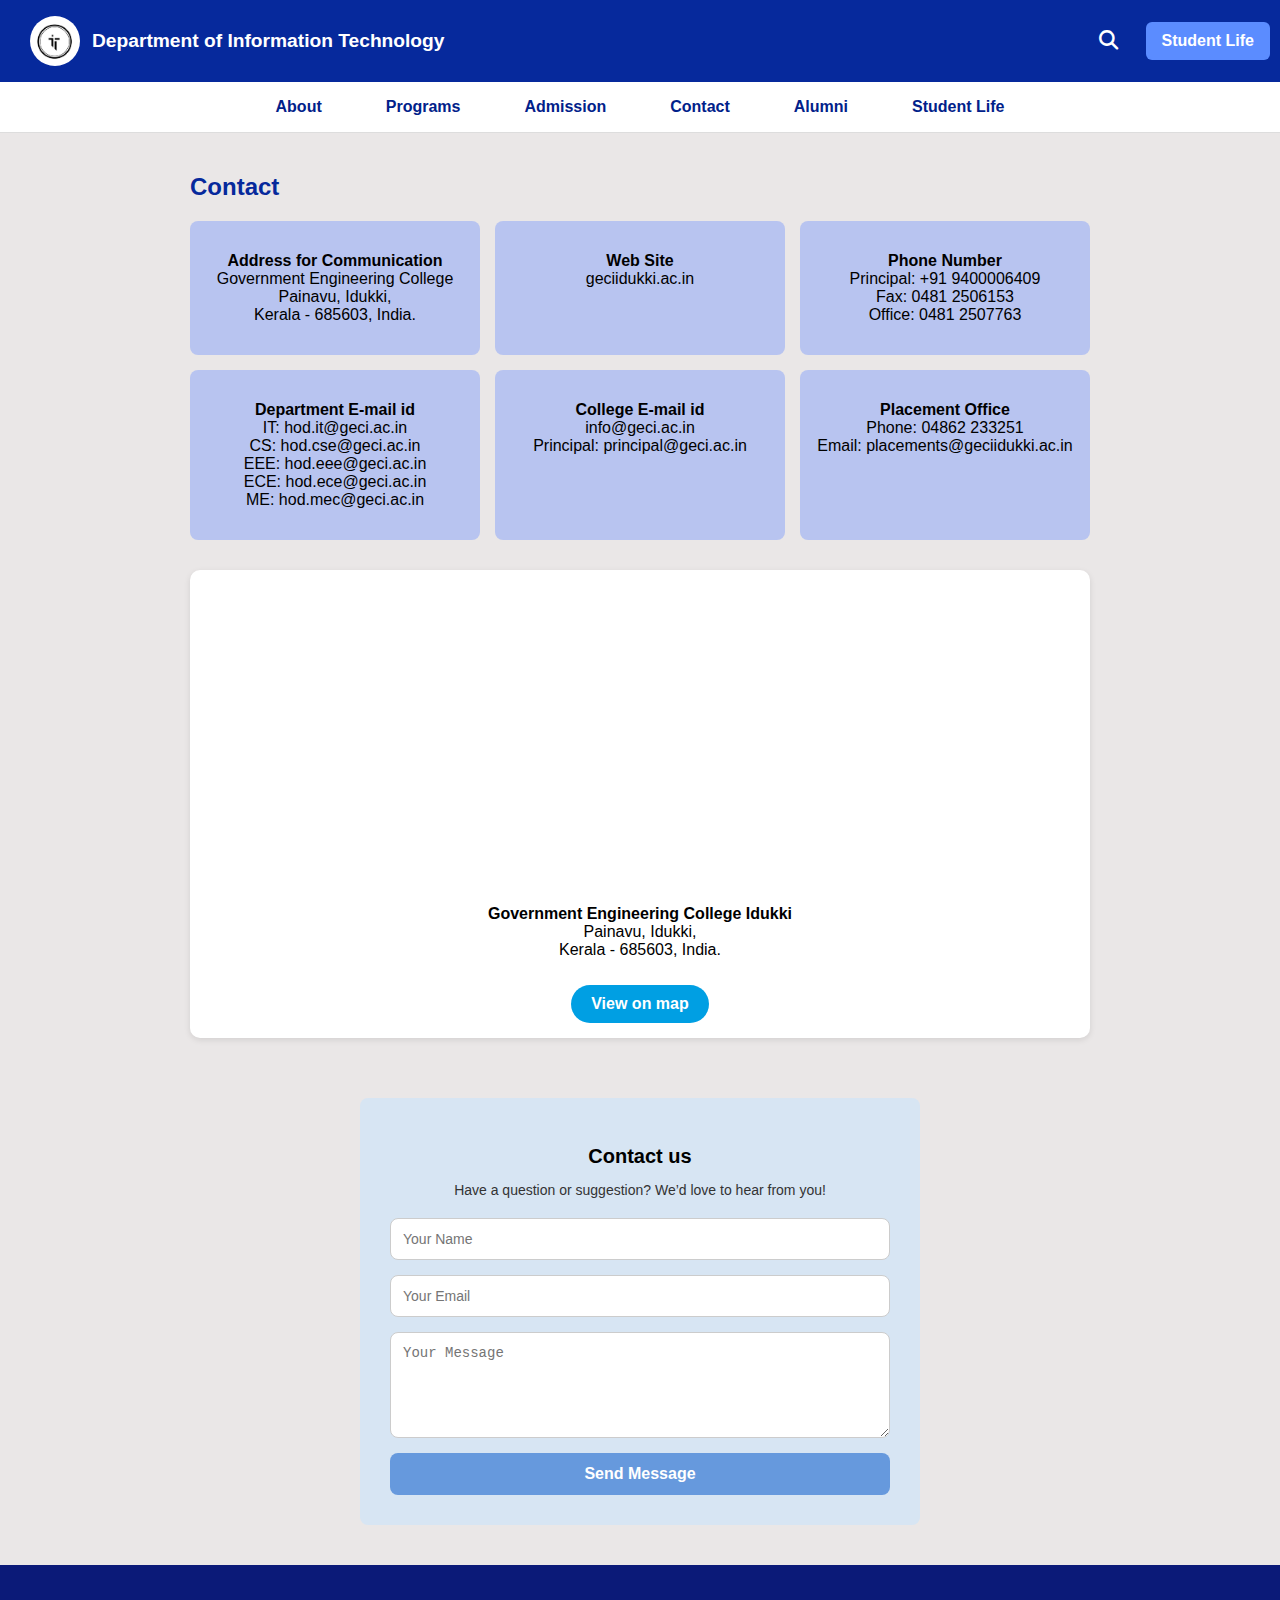
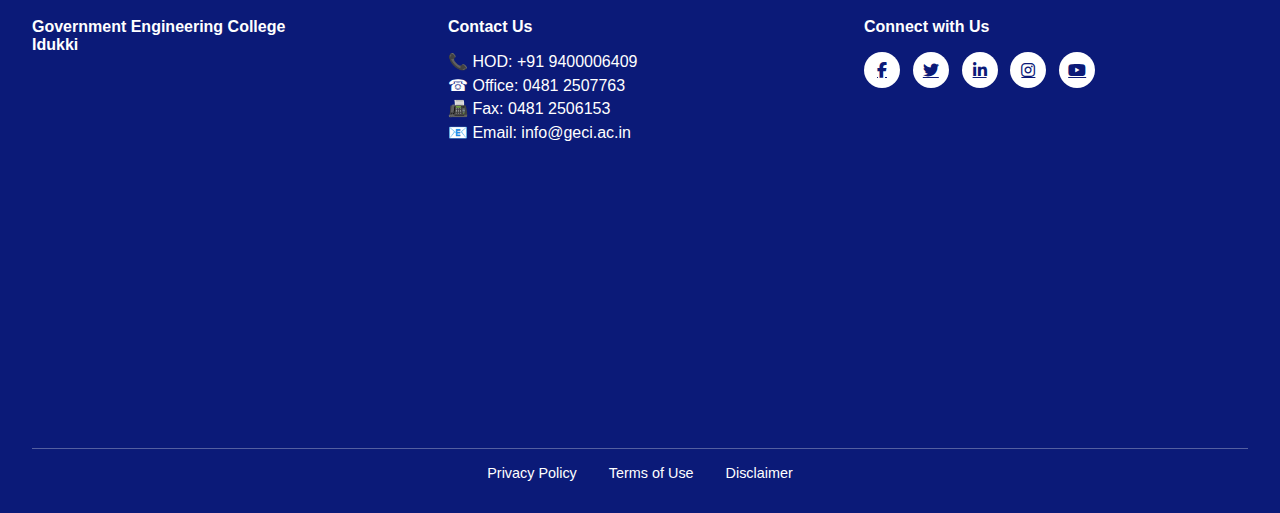
<file: HTML/contact.html>
<!DOCTYPE html>
<html lang="en">
<head>
  <meta charset="UTF-8">
  <meta name="viewport" content="width=device-width, initial-scale=1.0">
  <title>Contact - IT Department</title>
  <link rel="stylesheet" href="/CSS/contact.css">
</head>
<body>
     <header>
    <div class="container">
      <!-- Logo + Department name -->
      <div class="brand">
        <img src="/IMAGES/logo.jpg" alt="IT Logo" class="logo">
        <h1>Department of Information Technology</h1>
      </div>

      <!-- Search icon + Student Life -->
      <div class="actions">
        <button class="search-btn"><i class="fa fa-search"></i></button>
        <a href="#" class="student-btn">Student Life</a>
      </div>
    </div>
  </header>

  <!-- Navigation -->
  <nav class="main-nav">
    <ul>
      <li><a href="/HTML/about.html">About</a></li>
      <li><a href="/HTML/program.html">Programs</a></li>
      <li><a href="/HTML/admission.html">Admission</a></li>
      <li><a href="/HTML/contact.html">Contact</a></li>
      <li><a href="/HTML/alumini.html">Alumni</a></li>
      <li><a href="/HTML/studentlife.html">Student Life</a></li>
    </ul>
  </nav>

  <section class="contact-section">
    <h2>Contact</h2>

    <div class="contact-grid">
      <div class="contact-card">
        <p>
          <strong>Address for Communication</strong><br>
          Government Engineering College<br>
          Painavu, Idukki,<br>
          Kerala - 685603, India.
        </p>
      </div>

      <div class="contact-card">
        <p>
          <strong>Web Site</strong><br>
          geciidukki.ac.in
        </p>
      </div>

      <div class="contact-card">
        <p>
          <strong>Phone Number</strong><br>
          Principal: +91 9400006409<br>
          Fax: 0481 2506153<br>
          Office: 0481 2507763
        </p>
      </div>

      <div class="contact-card">
        <p>
          <strong>Department E-mail id</strong><br>
          IT: hod.it@geci.ac.in<br>
          CS: hod.cse@geci.ac.in<br>
          EEE: hod.eee@geci.ac.in<br>
          ECE: hod.ece@geci.ac.in<br>
          ME: hod.mec@geci.ac.in
        </p>
      </div>

      <div class="contact-card">
        <p>
          <strong>College E-mail id</strong><br>
          info@geci.ac.in<br>
          Principal: principal@geci.ac.in
        </p>
      </div>

      <div class="contact-card">
        <p>
          <strong>Placement Office</strong><br>
          Phone: 04862 233251<br>
          Email: placements@geciidukki.ac.in
        </p>
      </div>
    </div>

    <!-- Map Section -->
    <div class="map-container">
      <iframe src="https://www.google.com/maps/embed?pb=!1m18!1m12!1m3!1d3949.20572923697!2d76.9763659!3d9.849333399999998!2m3!1f0!2f0!3f0!3m2!1i1024!2i768!4f13.1!3m3!1m2!1s0x3b07b30d497d60e5%3A0x7cd2e8b47d2c8b56!2sGovernment%20Engineering%20College%20Idukki!5e0!3m2!1sen!2sin!4v1693500000000!5m2!1sen!2sin"
        width="100%" height="300" style="border:0;" allowfullscreen="" loading="lazy">
      </iframe>

      <div class="map-info">
        <p><strong>Government Engineering College Idukki</strong><br>
          Painavu, Idukki,<br>
          Kerala - 685603, India.
        </p>
        <a href="https://maps.google.com/?q=Government+Engineering+College+Idukki" target="_blank" class="map-btn">View on map</a>
      </div>
    </div>
  </section>

  <section class="contact-form-section">
    <div class="form-container">
      <h2>Contact us</h2>
      <p>Have a question or suggestion? We’d love to hear from you!</p>
      
      <form>
        <input type="text" placeholder="Your Name" required>
        <input type="email" placeholder="Your Email" required>
        <textarea placeholder="Your Message" rows="5" required></textarea>
        <button type="submit">Send Message</button>
      </form>
    </div>
  </section>
<footer class="footer">
  <div class="footer-main">
    
    <!-- Left: College Info + Map -->
    <div class="footer-col">
      <h4>Government Engineering College<br>Idukki</h4>
      <iframe src="https://www.google.com/maps/embed?pb=!1m18!1m12!1m3!1d3930.9936738399624!2d76.93745557484372!3d9.850896890247046!2m3!1f0!2f0!3f0!3m2!1i1024!2i768!4f13.1!3m3!1m2!1s0x3b07ba40109a481f%3A0x68b6eed84716c7ce!2sGovernment%20Engineering%20College%20Idukki!5e0!3m2!1sen!2sin!4v1756575174658!5m2!1sen!2sin" width="450" height="350" style="border:0;" allowfullscreen="" loading="lazy" referrerpolicy="no-referrer-when-downgrade"></iframe>
    </div>

    <!-- Middle: Contact -->
    <div class="footer-col">
      <h4>Contact Us</h4>
      <p>📞 HOD: +91 9400006409</p>
      <p>☎ Office: 0481 2507763</p>
      <p>📠 Fax: 0481 2506153</p>
      <p>📧 Email: info@geci.ac.in</p>
    </div>

    <!-- Right: Social -->
    <div class="footer-col">
      <h4>Connect with Us</h4>
      <div class="social-icons">
        <a href="#"><i class="fa-brands fa-facebook-f"></i></a>
        <a href="#"><i class="fa-brands fa-twitter"></i></a>
        <a href="#"><i class="fa-brands fa-linkedin-in"></i></a>
        <a href="#"><i class="fa-brands fa-instagram"></i></a>
        <a href="#"><i class="fa-brands fa-youtube"></i></a>
      </div>
    </div>
  </div>

  <!-- Bottom: Policies -->
  <div class="footer-bottom">
    <a href="#">Privacy Policy</a>
    <a href="#">Terms of Use</a>
    <a href="#">Disclaimer</a>
  </div>
</footer>

<!-- Font Awesome -->
<link rel="stylesheet" href="https://cdnjs.cloudflare.com/ajax/libs/font-awesome/6.5.0/css/all.min.css">

</body>
</html>
</file>
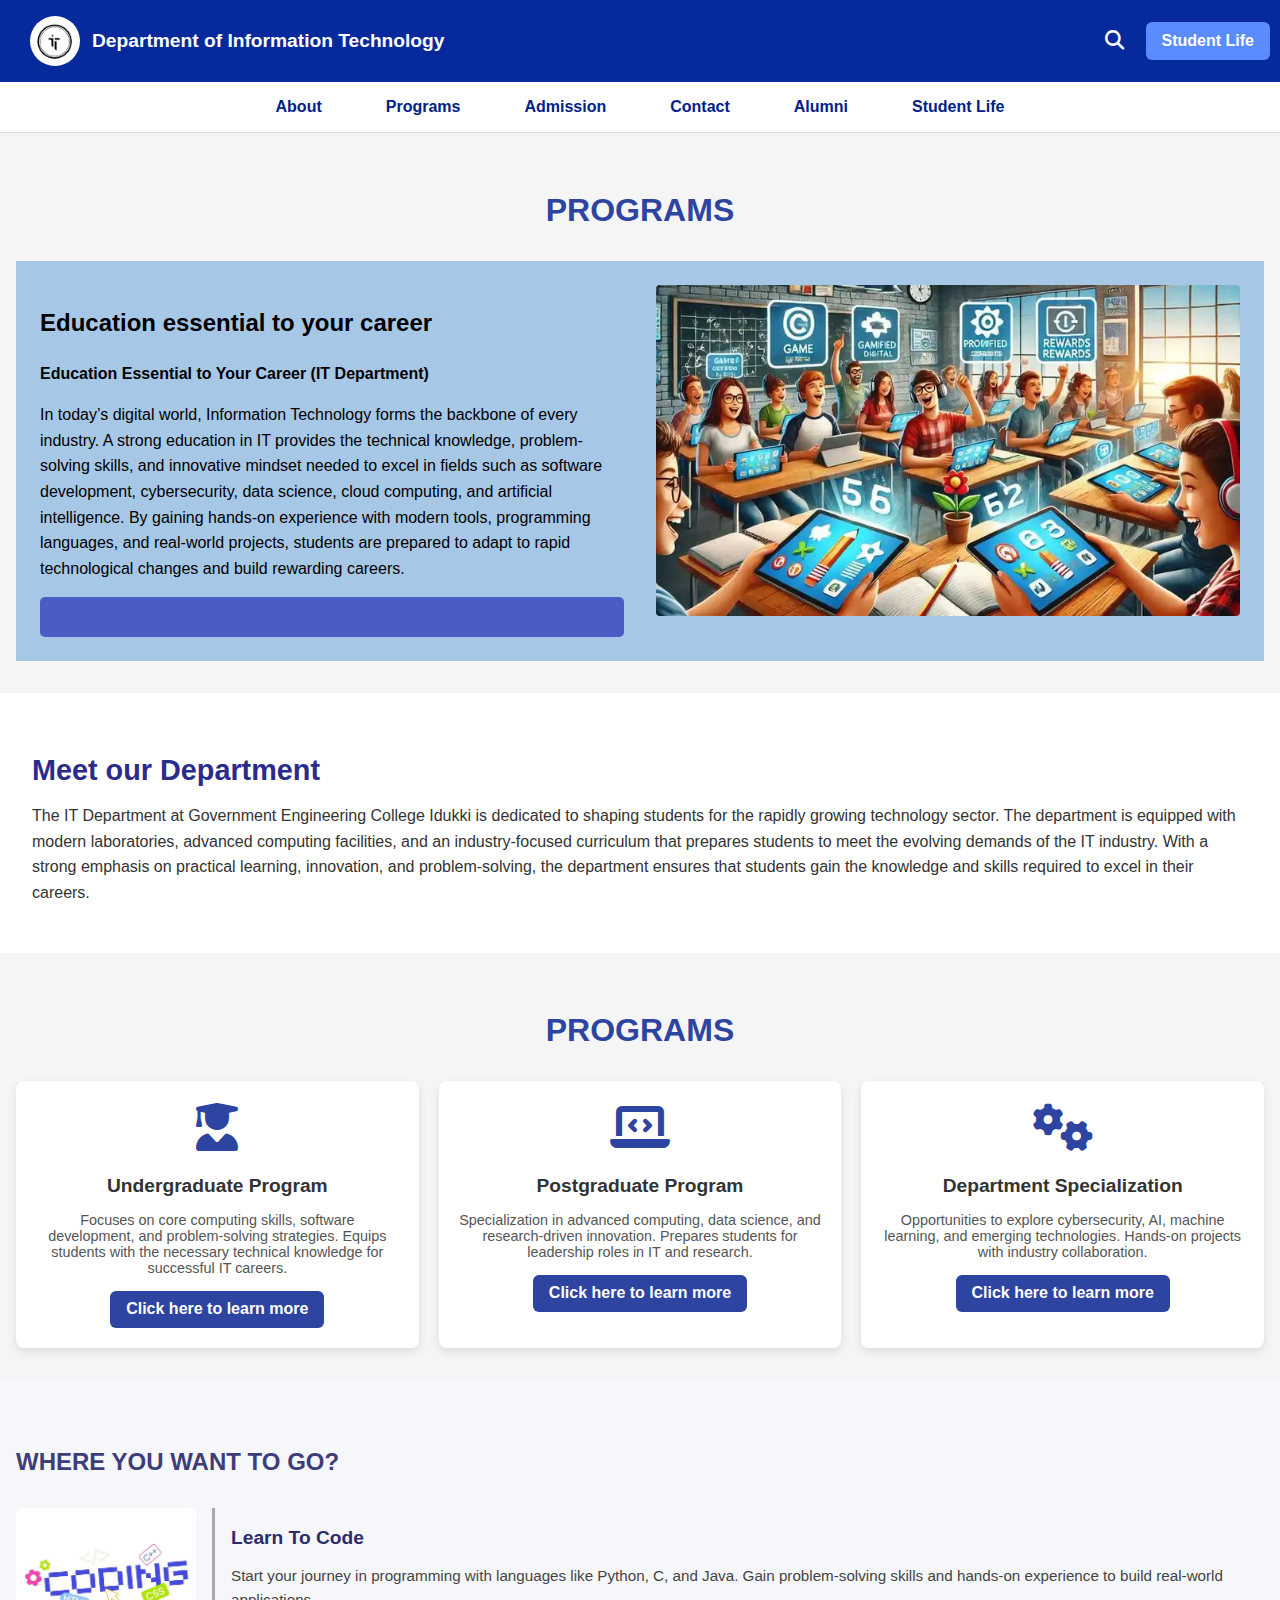
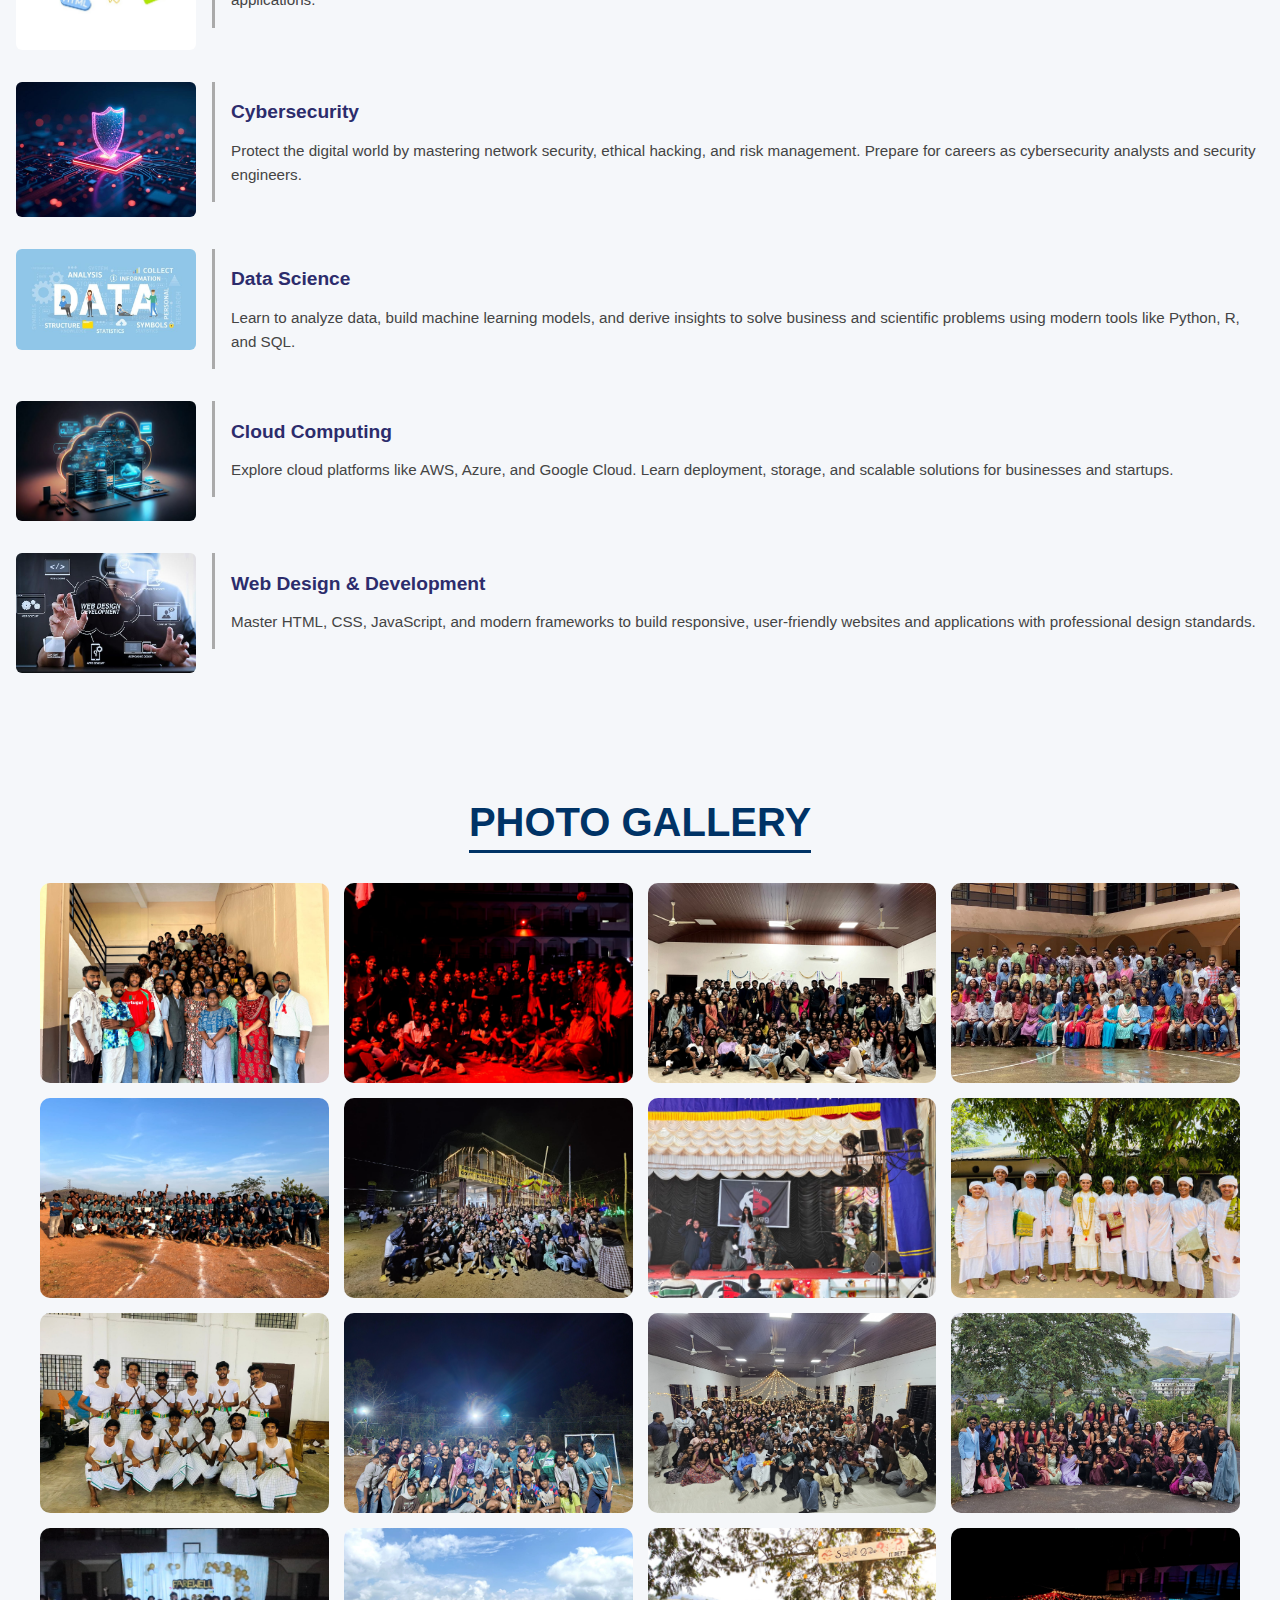
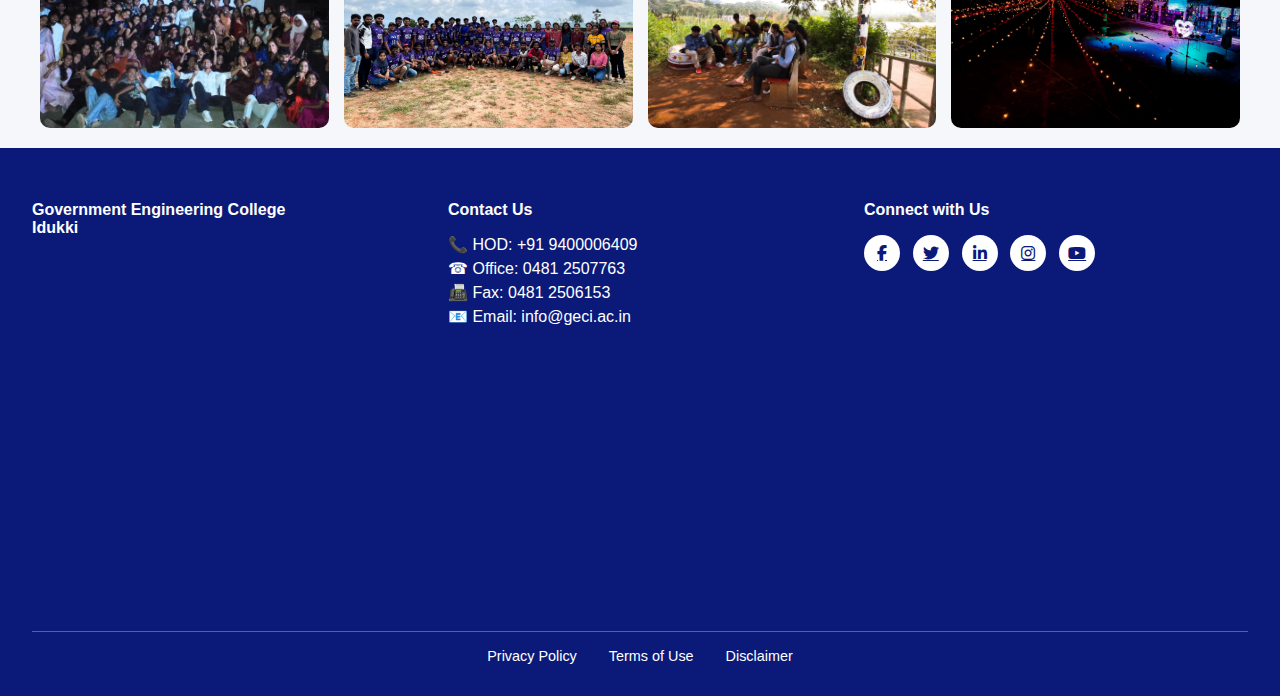
<file: HTML/program.html>
<!DOCTYPE html>
<html lang="en">
<head>
    <meta charset="UTF-8">
    <meta name="viewport" content="width=device-width, initial-scale=1.0">
    <title>Document</title>
    <link rel="stylesheet" href="https://cdnjs.cloudflare.com/ajax/libs/font-awesome/6.5.0/css/all.min.css">

    <link rel="stylesheet" href="/CSS/program.css">
</head>
<body>
      <header>
    <div class="container">
      <!-- Logo + Department name -->
      <div class="brand">
        <img src="/IMAGES/logo.jpg" alt="IT Logo" class="logo">
        <h1>Department of Information Technology</h1>
      </div>

      <!-- Search icon + Student Life -->
      <div class="actions">
        <button class="search-btn"><i class="fa fa-search"></i></button>
        <a href="#" class="student-btn">Student Life</a>
      </div>
    </div>
  </header>

  <!-- Navigation -->
  <nav class="main-nav">
    <ul>
      <li><a href="/HTML/about.html">About</a></li>
      <li><a href="/HTML/program.html">Programs</a></li>
      <li><a href="/HTML/admission.html">Admission</a></li>
      <li><a href="/HTML/contact.html">Contact</a></li>
      <li><a href="/HTML/alumini.html">Alumni</a></li>
      <li><a href="/HTML/studentlife.html">Student Life</a></li>
    </ul>
  </nav>


    <section class="programs">
  <h2 class="section-title">PROGRAMS</h2>
  <div class="programs-content">
    <div class="program-text">
      <h3>Education essential to your career</h3>
      <p><strong>Education Essential to Your Career (IT Department)</strong></p>
      <p>
        In today’s digital world, Information Technology forms the backbone of every industry. 
        A strong education in IT provides the technical knowledge, problem-solving skills, and 
        innovative mindset needed to excel in fields such as software development, cybersecurity, 
        data science, cloud computing, and artificial intelligence. By gaining hands-on experience 
        with modern tools, programming languages, and real-world projects, students are prepared 
        to adapt to rapid technological changes and build rewarding careers.
      </p>
      <div class="cta-box"></div>
    </div>
    <div class="program-image">
      <img src="/IMAGES/education.jpg" alt="IT Programs">
    </div>
  </div>
</section>

<section class="department">
  <h3>Meet our Department</h3>
  <p>
    The IT Department at Government Engineering College Idukki is dedicated to shaping students 
    for the rapidly growing technology sector. The department is equipped with modern laboratories, 
    advanced computing facilities, and an industry-focused curriculum that prepares students to 
    meet the evolving demands of the IT industry. With a strong emphasis on practical learning, 
    innovation, and problem-solving, the department ensures that students gain the knowledge and 
    skills required to excel in their careers.
  </p>
</section>

<section class="programs">
  <h2>PROGRAMS</h2>

  <div class="cards">

    <div class="card">
      <div class="card-icon">
        <i class="fa-solid fa-user-graduate"></i>
      </div>
      <h3>Undergraduate Program</h3>
      <p>Focuses on core computing skills, software development, and problem-solving strategies. Equips students with the necessary technical knowledge for successful IT careers.</p>
      <a href="#" class="card-btn">Click here to learn more</a>
    </div>

    <div class="card">
      <div class="card-icon">
        <i class="fa-solid fa-laptop-code"></i>
      </div>
      <h3>Postgraduate Program</h3>
      <p>Specialization in advanced computing, data science, and research-driven innovation. Prepares students for leadership roles in IT and research.</p>
      <a href="#" class="card-btn">Click here to learn more</a>
    </div>

    <div class="card">
      <div class="card-icon">
        <i class="fa-solid fa-gears"></i>
      </div>
      <h3>Department Specialization</h3>
      <p>Opportunities to explore cybersecurity, AI, machine learning, and emerging technologies. Hands-on projects with industry collaboration.</p>
      <a href="#" class="card-btn">Click here to learn more</a>
    </div>

  </div>
</section>
<section class="career-paths">
  <h2>WHERE YOU WANT TO GO?</h2>

  <div class="path">
    <img src="/IMAGES/coding.jpg" alt="Coding">
    <div class="path-info">
      <h3>Learn To Code</h3>
      <p>Start your journey in programming with languages like Python, C, and Java. Gain problem-solving skills and hands-on experience to build real-world applications.</p>
    </div>
  </div>

  <div class="path">
    <img src="/IMAGES/cybersecurity.jpg" alt="Cybersecurity">
    <div class="path-info">
      <h3>Cybersecurity</h3>
      <p>Protect the digital world by mastering network security, ethical hacking, and risk management. Prepare for careers as cybersecurity analysts and security engineers.</p>
    </div>
  </div>

  <div class="path">
    <img src="/IMAGES/data science.jpg" alt="Data Science">
    <div class="path-info">
      <h3>Data Science</h3>
      <p>Learn to analyze data, build machine learning models, and derive insights to solve business and scientific problems using modern tools like Python, R, and SQL.</p>
    </div>
  </div>

  <div class="path">
    <img src="/IMAGES/cloudcomputing.jpg" alt="Cloud Computing">
    <div class="path-info">
      <h3>Cloud Computing</h3>
      <p>Explore cloud platforms like AWS, Azure, and Google Cloud. Learn deployment, storage, and scalable solutions for businesses and startups.</p>
    </div>
  </div>

  <div class="path">
    <img src="/IMAGES/webdesigndevelopment.jpg" alt="Web Development">
    <div class="path-info">
      <h3>Web Design & Development</h3>
      <p>Master HTML, CSS, JavaScript, and modern frameworks to build responsive, user-friendly websites and applications with professional design standards.</p>
    </div>
  </div>
</section>
 <div class="gallery-container">
        <h1>PHOTO GALLERY</h1>

        <div class="gallery-grid">
            <img src="/IMAGES/photo1.jpg" alt="Photo 1">
            <img src="/IMAGES/photo2.jpg" alt="Photo 2">
            <img src="/IMAGES/photo3.jpg" alt="Photo 3">
            <img src="/IMAGES/photo4.jpg" alt="Photo 4">
            <img src="/IMAGES/photo5.jpg" alt="Photo 5">
            <img src="/IMAGES/photo6.jpg" alt="Photo 6">
            <img src="/IMAGES/photo7.jpg" alt="Photo 7">
            <img src="/IMAGES/photo8.jpg" alt="Photo 8">
            <img src="/IMAGES/photo9.jpg" alt="Photo 9">
            <img src="/IMAGES/photo10.jpg" alt="Photo 10">
            <img src="/IMAGES/photo11.jpg" alt="Photo 11">
            <img src="/IMAGES/photo12.jpg" alt="Photo 12">
            <img src="/IMAGES/photo13.jpg" alt="Photo 13">
            <img src="/IMAGES/photo14.jpg" alt="Photo 14">
            <img src="/IMAGES/photo15.jpg" alt="Photo 15">
            <img src="/IMAGES/photo16.jpg" alt="Photo 16">
        </div>
    </div>
    <footer class="footer">
  <div class="footer-main">
    
    <!-- Left: College Info + Map -->
    <div class="footer-col">
      <h4>Government Engineering College<br>Idukki</h4>
      <iframe src="https://www.google.com/maps/embed?pb=!1m18!1m12!1m3!1d3930.9936738399624!2d76.93745557484372!3d9.850896890247046!2m3!1f0!2f0!3f0!3m2!1i1024!2i768!4f13.1!3m3!1m2!1s0x3b07ba40109a481f%3A0x68b6eed84716c7ce!2sGovernment%20Engineering%20College%20Idukki!5e0!3m2!1sen!2sin!4v1756575174658!5m2!1sen!2sin" width="450" height="350" style="border:0;" allowfullscreen="" loading="lazy" referrerpolicy="no-referrer-when-downgrade"></iframe>
    </div>

    <!-- Middle: Contact -->
    <div class="footer-col">
      <h4>Contact Us</h4>
      <p>📞 HOD: +91 9400006409</p>
      <p>☎ Office: 0481 2507763</p>
      <p>📠 Fax: 0481 2506153</p>
      <p>📧 Email: info@geci.ac.in</p>
    </div>

    <!-- Right: Social -->
    <div class="footer-col">
      <h4>Connect with Us</h4>
      <div class="social-icons">
        <a href="#"><i class="fa-brands fa-facebook-f"></i></a>
        <a href="#"><i class="fa-brands fa-twitter"></i></a>
        <a href="#"><i class="fa-brands fa-linkedin-in"></i></a>
        <a href="#"><i class="fa-brands fa-instagram"></i></a>
        <a href="#"><i class="fa-brands fa-youtube"></i></a>
      </div>
    </div>
  </div>

  <!-- Bottom: Policies -->
  <div class="footer-bottom">
    <a href="#">Privacy Policy</a>
    <a href="#">Terms of Use</a>
    <a href="#">Disclaimer</a>
  </div>
</footer>

<!-- Font Awesome -->
<link rel="stylesheet" href="https://cdnjs.cloudflare.com/ajax/libs/font-awesome/6.5.0/css/all.min.css">


</body>
</html>
</file>
<file: CSS/home.css>
body {
  margin:0;
  font-family: Arial, sans-serif;
  background:#f5f7fa;
}
html, body {
  overflow-x: hidden;
}

header {
  background:#06299c;
  color:#fff;
  padding:1rem 0;
}

.container {
  width:100%;
  padding:0 30px;
  display:flex;
  align-items:center;
  justify-content:space-between;
}

/* Logo and title */
.brand {
  display:flex;
  align-items:center;
  gap:0.75rem;
}
.logo {
  width:50px;
  height:50px;
  object-fit:cover;
  border-radius:50%;
}
.brand h1 {
  font-size:1.2rem;
  margin:0;
}

/* Actions group */
.actions {
  display:flex;
  align-items:center;
  gap:1rem;
  margin-right:40px; /* 👈 moves Search + Student Life a little left */
}


/* Search button (icon only) */
.search-btn {
  background:none;
  border:none;
  color:#fff;
  font-size:1.2rem;
  cursor:pointer;
}
.search-btn:hover {
  color:#5b8cff;
}

/* Student life button */
.student-btn {
  background:#5b8cff;
  color:#fff;
  padding:0.6rem 1rem;
  text-decoration:none;
  border-radius:6px;
  font-weight:bold;
}
.student-btn:hover {
  background:#4a72d8;
}

/* Main navigation */
.main-nav {
  background:#fff;
  border-bottom:1px solid #ddd;
}

.main-nav ul {
  list-style:none;
  margin:0;
  padding:0;
  display:flex;
  justify-content:center;
  gap: 6px;rem;   /* 👈 increase spacing between items */
}

.main-nav a {
  display:block;
  padding:1rem 0; /* keeps vertical padding only */
  color:#01218a;
  font-weight:600;
  text-decoration:none;
}


.main-nav a:hover {
  color:#1294ff;       /* lighter blue on hover */
}
/* Main navigation */
.main-nav {
  background:#fff;
  border-bottom:1px solid #ddd;
}

.main-nav ul {
  list-style:none;
  margin:0;
  padding:0;
  display:flex;
  justify-content:center;
  gap:2rem;
}

.main-nav a {
  display:block;
  padding:1rem;
  color:#01218a;       /* blue text */
  font-weight:600;
  text-decoration:none;
}

.main-nav a:hover {
  color:#1294ff;       /* lighter blue on hover */
}

/* Hero Section - Split */
.hero {
  display: flex;
  width: 100%;
  height: 400px;
}

.hero-left {
  position: relative;
  flex: 2;
  overflow: hidden;
}

.hero-img {
  width: 100%;
  height: 100%;
  object-fit: cover;
}

/* Blue gradient overlay only on the left edge */
.hero-left::after {
  content: "";
  position: absolute;
  top: 0;
  left: 0;
  width: 40%;   /* 👈 gradient covers only left part */
  height: 100%;
  background: linear-gradient(to right, rgba(1,33,138,0.8) 0%, rgba(18,148,255,0.3) 80%, transparent 100%);
  z-index: 1;
}

/* Welcome text */
.welcome-text {
  position: absolute;
  bottom: 20px;
  left: 20px;
  color: #fff;
  z-index: 2; /* above gradient */
}
.welcome-text h2 {
  margin: 0 0 8px;
  font-size: 1.8rem;
}
.welcome-text p {
  margin: 0;
  font-size: 1rem;
}

/* Right side blue box */
.hero-right {
  flex: 1;
  background: #0f26ce;
  color: #fff;
  display: flex;
  flex-direction: column;
  justify-content: center;
  align-items: center;
  padding: 2rem;
  text-align: center;
}
.hero-right h3 {
  margin: 0 0 10px;
  font-size: 1.4rem;
}
.hero-right p {
  margin: 0 0 20px;
}
.btn-register {
  background: #fff;
  color: #1294ff;
  padding: 0.6rem 1.2rem;
  text-decoration: none;
  border-radius: 6px;
  font-weight: bold;
}
.btn-register:hover {
  background: #e5e5e5;
}


/* Blue Rectangle Box Section */
.blue-box {
  background: #0d2d95;      /* blue background */
  color: #fff;
  text-align: center;
  padding: 3rem 1rem;
}

.blue-box h2 {
  margin-bottom: 1.5rem;
  font-size: 1.6rem;
}

/* Search bar inside blue box */
.search-area {
  display: flex;
  justify-content: center;
  max-width: 500px;
  margin: 0 auto;
  background: #fff;
  border-radius: 30px;
  overflow: hidden;
}

.search-area input {
  flex: 1;
  padding: 0.8rem 1rem;
  border: none;
  outline: none;
  font-size: 1rem;
  border-radius: 30px 0 0 30px;
}

.search-area button {
  background: none;
  border: none;
  color: #1294ff;
  font-size: 1.2rem;
  padding: 0 1rem;
  cursor: pointer;
}
.search-area button:hover {
  color: #0a6ecf;
}
.explore {
  background: #f5f7fa;
  padding: 3rem 1rem;
}

.explore .container {
  text-align: center;
  max-width: 800px;
  margin: 0 auto;
}

.explore-heading {
  font-size: 1.8rem;
  color: #01218a;
  margin-bottom: 1rem;
}

.explore-subheading {
  font-size: 1.1rem;
  color: #333;
  margin: 0;
}
/* Outcomes Section (PSO + PEO together) */
.outcomes {
  background: #f9f9f9;
  padding: 3rem 2rem;
}

.outcomes-container {
  max-width: 1200px;
  margin: 0 auto;
}

/* Common layout */
.pso-container, .peo-container {
  display: flex;
  align-items: flex-start;
  gap: 1.5rem;
  margin-bottom: 2rem;
  width: 100%;
}

/* Icon on left */
.pso-image img, .peo-image img {
  width: 100px;
  height: auto;
}

/* Content box takes full width */
.pso-content, .peo-content {
  background: #fff;
  border-radius: 6px;
  padding: 1.5rem;
  flex: 1;                 /* 👈 expand to full available width */
  transition: transform 0.3s ease, box-shadow 0.3s ease;
  box-shadow: 0px 2px 6px rgba(0,0,0,0.08);
}

/* Hover zoom effect */
.pso-content:hover, .peo-content:hover {
  transform: scale(1.02);   /* slightly smaller zoom for large width */
  box-shadow: 0px 8px 20px rgba(0,0,0,0.15);
}

.pso-content h3, .peo-content h3 {
  color: #01218a;
  font-size: 1.2rem;
  margin-bottom: 1rem;
}

.pso-content ul, .peo-content ul {
  list-style: none;
  padding: 0;
  margin: 0;
}

.pso-content li, .peo-content li {
  margin-bottom: 0.8rem;
  line-height: 1.6;
}
/* Labs Section */
.labs {
  max-width: 1000px;
  margin: 3rem auto;
  padding: 0 1rem;
}

.labs h2 {
  font-size: 1.8rem;
  margin-bottom: 2rem;
  color: #01218a;
  border-left: 4px solid #01218a;
  padding-left: 10px;
}

/* Lab card */
.lab-card {
  display: flex;
  align-items: flex-start;
  background: #f8f8f8;
  border: 1px solid #ddd;
  border-radius: 6px;
  margin-bottom: 1.5rem;
  overflow: hidden;
  box-shadow: 0px 2px 6px rgba(0,0,0,0.1);
  transition: transform 0.3s ease, box-shadow 0.3s ease;
}

/* Hover effect on the whole card */
.lab-card:hover {
  transform: scale(1.03);
  box-shadow: 0px 8px 20px rgba(0,0,0,0.2);
}

/* Lab image */
.lab-card img {
  width: 250px;
  height: auto;
  object-fit: cover;
  transition: transform 0.3s ease;
}

/* Zoom image on hover */
.lab-card:hover img {
  transform: scale(1.08);
}

.lab-info {
  padding: 1rem;
}

.lab-info h3 {
  color: #1a4ed8; /* blue title */
  margin: 0 0 0.5rem;
}

.lab-info p {
  margin: 0;
  line-height: 1.6;
}

/* Classrooms section */
.classrooms {
  padding: 3rem 2rem;
  background: #fff;
  text-align: center;
}

.classrooms h2 {
  font-size: 2.5rem;
  color: #1a2a7a;
  margin-bottom: 2rem;
  text-transform: uppercase;
  letter-spacing: 2px;
}

/* Layout for image + info */
.classroom-content {
  display: flex;
  justify-content: center;
  align-items: center;
  gap: 2rem;
  margin-bottom: 3rem;
}

.classroom-content img {
  width: 50%;
  border-radius: 6px;
  box-shadow: 0 4px 12px rgba(0,0,0,0.15);
}

.classroom-info {
  background: #f1f1f1;
  padding: 1.5rem;
  border-radius: 6px;
  max-width: 400px;
  text-align: left;
  line-height: 1.6;
}

/* Student resources */
.student-resources h3 {
  font-size: 1.5rem;
  color: #1a2a7a;
  margin-bottom: 1.5rem;
  text-align: left;
}

.resources-grid {
  display: grid;
  grid-template-columns: repeat(3, 1fr);
  gap: 1.5rem;
}

.resource-card {
  background: #fff;
  border: 1px solid #ddd;
  padding: 1.5rem;
  border-radius: 6px;
  transition: transform 0.3s ease, box-shadow 0.3s ease;
}

.resource-card:hover {
  transform: scale(1.05);
  box-shadow: 0px 8px 20px rgba(0,0,0,0.2);
}

.resource-card p {
  margin-bottom: 1rem;
}

.btn {
  display: inline-block;
  padding: 0.6rem 1.2rem;
  border: 2px solid #1a4ed8;
  border-radius: 20px;
  color: #1a4ed8;
  font-weight: bold;
  text-decoration: none;
  transition: 0.3s;
}

.btn:hover {
  background: #1a4ed8;
  color: #fff;
}

.footer {
  background: #0b1a78;   /* same dark blue */
  color: #fff;
  padding: 2rem;
  font-family: Arial, sans-serif;
}

/* Main three-column layout */
.footer-main {
  display: flex;
  justify-content: space-between;
  flex-wrap: wrap;
  gap: 2rem;
  margin-bottom: 1.5rem;
}

.footer-col {
  flex: 1;
  min-width: 220px;
}

.footer-col h4 {
  margin-bottom: 1rem;
  font-size: 1rem;
  font-weight: bold;
}

.footer-col p {
  margin: 0.3rem 0;
}

/* Social Icons */
.social-icons {
  display: flex;
  gap: 0.8rem;
  margin-top: 0.5rem;
}

.social-icons a {
  width: 36px;
  height: 36px;
  background: #fff;
  color: #0b1a78;
  display: flex;
  justify-content: center;
  align-items: center;
  border-radius: 50%;
  font-size: 1rem;
  transition: 0.3s;
}

.social-icons a:hover {
  background: #00e0d0;
  color: #0b1a78;
  transform: scale(1.1);
}

/* Bottom links */
.footer-bottom {
  border-top: 1px solid rgba(255,255,255,0.3);
  padding-top: 1rem;
  display: flex;
  justify-content: center;
  gap: 2rem;
}

.footer-bottom a {
  color: #fff;
  font-size: 0.9rem;
  text-decoration: none;
}

.footer-bottom a:hover {
  text-decoration: underline;
}
</file>
<file: CSS/about.css>
body {
  margin:0;
  font-family: Arial, sans-serif;
  background:#f5f7fa;
}

header {
  background:#06299c;
  color:#fff;
  padding:1rem 0;
}

.container {
  width:100%;
  padding:0 30px;
  display:flex;
  align-items:center;
  justify-content:space-between;
}

/* Logo and title */
.brand {
  display:flex;
  align-items:center;
  gap:0.75rem;
}
.logo {
  width:50px;
  height:50px;
  object-fit:cover;
  border-radius:50%;
}
.brand h1 {
  font-size:1.2rem;
  margin:0;
}

/* Actions group */
.actions {
  display:flex;
  align-items:center;
  gap:1rem;
  margin-right:40px; /* 👈 moves Search + Student Life a little left */
}


/* Search button (icon only) */
.search-btn {
  background:none;
  border:none;
  color:#fff;
  font-size:1.2rem;
  cursor:pointer;
}
.search-btn:hover {
  color:#5b8cff;
}

/* Student life button */
.student-btn {
  background:#5b8cff;
  color:#fff;
  padding:0.6rem 1rem;
  text-decoration:none;
  border-radius:6px;
  font-weight:bold;
}
.student-btn:hover {
  background:#4a72d8;
}

/* Main navigation */
.main-nav {
  background:#fff;
  border-bottom:1px solid #ddd;
}

.main-nav ul {
  list-style:none;
  margin:0;
  padding:0;
  display:flex;
  justify-content:center;
  gap: 6px;rem;   /* 👈 increase spacing between items */
}

.main-nav a {
  display:block;
  padding:1rem 0; /* keeps vertical padding only */
  color:#01218a;
  font-weight:600;
  text-decoration:none;
}


.main-nav a:hover {
  color:#1294ff;       /* lighter blue on hover */
}
/* Main navigation */
.main-nav {
  background:#fff;
  border-bottom:1px solid #ddd;
}

.main-nav ul {
  list-style:none;
  margin:0;
  padding:0;
  display:flex;
  justify-content:center;
  gap:2rem;
}

.main-nav a {
  display:block;
  padding:1rem;
  color:#01218a;       /* blue text */
  font-weight:600;
  text-decoration:none;
}

.main-nav a:hover {
  color:#1294ff;       /* lighter blue on hover */
}
/* ===== ABOUT PAGE LAYOUT ===== */
.about-page {
  display: flex;
  max-width: 1200px;
  margin: 2rem auto;
  gap: 2rem;
  padding: 0 1rem;
}
/* Sidebar */
.sidebar {
  width: 220px;
  background: #f0f4ff;
  padding: 1rem;
  border-radius: 8px;
  position: sticky;
  top: 100px;
  height: fit-content;
}
.sidebar li { margin-bottom: 1rem; }
.sidebar a {
  color: #01218a;
  font-weight: bold;
  transition: 0.3s;
}
.sidebar a:hover { color: #1294ff; }
/* Content */
.content { flex: 1; }
/* Smooth scroll */
html { scroll-behavior: smooth; }

/* ===== OVERVIEW ===== */
.overview h2 {
  color: #01218a;
  font-size: 1.8rem;
  margin-bottom: 1rem;
  font-weight: bold;
  text-transform: uppercase;
}
.overview-box {
  background: #e6f0ff;
  padding: 1.5rem;
  border-radius: 8px;
  border-left: 6px solid #01218a;
  box-shadow: 0 4px 8px rgba(0,0,0,0.1);
}
.overview-box p {
  font-size: 1rem;
  line-height: 1.6;
  margin-bottom: 1rem;
}

/* ===== VISION & MISSION ===== */
.vision-mission {
  margin: 3rem auto;
  max-width: 1000px;
  padding: 2rem;
  background: #f2f2f2;
  border-radius: 8px;
}
.vision-mission h2 {
  color: #01218a;
  margin-bottom: 1.5rem;
  font-size: 2rem;
}
.vision-banner {
  display: flex;
  justify-content: space-between;
  background: #01218a;
  color: white;
  border-radius: 8px;
  overflow: hidden;
  transition: transform 0.3s ease, box-shadow 0.3s ease;
}
.vision-banner:hover {
  transform: scale(1.02);
  box-shadow: 0 6px 16px rgba(0,0,0,0.2);
}
.vision-left {
  flex: 1;
  background: #2a37a5;
  display: flex;
  justify-content: center;
  align-items: center;
  text-align: center;
  padding: 2rem;
}
.vision-left h3 { font-size: 1.6rem; font-weight: bold; }
.vision-right {
  flex: 1;
  background: #1294ff;
  padding: 2rem;
}
.vision-right h4 { margin-bottom: 0.5rem; font-weight: bold; }
.vision-box, .mission-box {
  background: #fff;
  border-radius: 6px;
  padding: 1.5rem;
  margin-top: 1.5rem;
  box-shadow: 0 2px 6px rgba(0,0,0,0.1);
  transition: transform 0.3s ease, box-shadow 0.3s ease;
}
.vision-box:hover, .mission-box:hover {
  transform: scale(1.05);
  box-shadow: 0 6px 16px rgba(0,0,0,0.2);
}
.vision-box h4, .mission-box h4 { color: #01218a; margin-bottom: 0.8rem; }
.mission-box ol { padding-left: 1.5rem; }
html, body {
  overflow-x: hidden;
}
/* ===== SECTIONS (History, Accreditation, Faculty) ===== */
.history{
  text-align: center;
  color: #01218a;
}
.accreditation{
  text-align: center;
  color: #01218a;
}
.faculty{
  text-align: center;
  color: #01218a;
}
.section {
  padding: 4rem 2rem;
}
.section h2 {
  text-align: center;
  color: #01218a;
  font-size: 2rem;
  font-weight: 700;
  margin-bottom: 3rem;
  text-transform: uppercase;
}
.bg-light { background-color: #f9f9f9; }
.section-content {
  display: flex;
  flex-wrap: wrap;
  align-items: center;
  gap: 2rem;
}
.section-left, .section-right {
  flex: 1;
  min-width: 300px;
}
.section-img {
  width: 100%;
  border-radius: 10px;
  object-fit: cover;
  box-shadow: 0 6px 16px rgba(0,0,0,0.15);
  transition: transform 0.3s ease;
}
.section-img:hover { transform: scale(1.05); }
.section-right p {
  font-size: 1rem;
  line-height: 1.6;
  margin-bottom: 1.5rem;
  text-align: justify;
}
.section-right strong { font-weight: 600; }
.badge-img {
  display: block;
  width: 120px;
  margin: 0 auto 1rem auto;
}
/* Button styling */
.btn-primary {
  display: inline-block;
  background-color: #01218a;
  color: #fff;
  padding: 0.8rem 1.5rem;
  border-radius: 8px;
  font-weight: 600;
  text-decoration: none;
  transition: background 0.3s ease, transform 0.3s ease;
}
.btn-primary:hover {
  background-color: #1294ff;
  transform: translateY(-2px);
}
/* Reverse layout for alternating sections */
.reverse-layout { flex-direction: row-reverse; }

/* ===== RESPONSIVE ===== */
@media (max-width: 1024px) {
  .about-page { flex-direction: column; }
  .sidebar { width: 100%; margin-bottom: 2rem; }
}
@media (max-width: 768px) {
  .section-content, .reverse-layout { flex-direction: column; }
  .section-right p { text-align: left; }
}

.footer {
  background: #0b1a78;   /* same dark blue */
  color: #fff;
  padding: 2rem;
  font-family: Arial, sans-serif;
}

/* Main three-column layout */
.footer-main {
  display: flex;
  justify-content: space-between;
  flex-wrap: wrap;
  gap: 2rem;
  margin-bottom: 1.5rem;
}

.footer-col {
  flex: 1;
  min-width: 220px;
}

.footer-col h4 {
  margin-bottom: 1rem;
  font-size: 1rem;
  font-weight: bold;
}

.footer-col p {
  margin: 0.3rem 0;
}

/* Social Icons */
.social-icons {
  display: flex;
  gap: 0.8rem;
  margin-top: 0.5rem;
}

.social-icons a {
  width: 36px;
  height: 36px;
  background: #fff;
  color: #0b1a78;
  display: flex;
  justify-content: center;
  align-items: center;
  border-radius: 50%;
  font-size: 1rem;
  transition: 0.3s;
}

.social-icons a:hover {
  background: #00e0d0;
  color: #0b1a78;
  transform: scale(1.1);
}

/* Bottom links */
.footer-bottom {
  border-top: 1px solid rgba(255,255,255,0.3);
  padding-top: 1rem;
  display: flex;
  justify-content: center;
  gap: 2rem;
}

.footer-bottom a {
  color: #fff;
  font-size: 0.9rem;
  text-decoration: none;
}

.footer-bottom a:hover {
  text-decoration: underline;
}
</file>
<file: CSS/admission.css>
body {
  margin:0;
  font-family: Arial, sans-serif;
  background:#f5f7fa;
}

header {
  background:#06299c;
  color:#fff;
  padding:1rem 0;
}

.container {
  width:100%;
  padding:0 30px;
  display:flex;
  align-items:center;
  justify-content:space-between;
}

/* Logo and title */
.brand {
  display:flex;
  align-items:center;
  gap:0.75rem;
}
.logo {
  width:50px;
  height:50px;
  object-fit:cover;
  border-radius:50%;
}
.brand h1 {
  font-size:1.2rem;
  margin:0;
}

/* Actions group */
.actions {
  display:flex;
  align-items:center;
  gap:1rem;
  margin-right:40px; /* 👈 moves Search + Student Life a little left */
}


/* Search button (icon only) */
.search-btn {
  background:none;
  border:none;
  color:#fff;
  font-size:1.2rem;
  cursor:pointer;
}
.search-btn:hover {
  color:#5b8cff;
}

/* Student life button */
.student-btn {
  background:#5b8cff;
  color:#fff;
  padding:0.6rem 1rem;
  text-decoration:none;
  border-radius:6px;
  font-weight:bold;
}
.student-btn:hover {
  background:#4a72d8;
}

/* Main navigation */
.main-nav {
  background:#fff;
  border-bottom:1px solid #ddd;
}

.main-nav ul {
  list-style:none;
  margin:0;
  padding:0;
  display:flex;
  justify-content:center;
  gap: 6px;rem;   /* 👈 increase spacing between items */
}

.main-nav a {
  display:block;
  padding:1rem 0; /* keeps vertical padding only */
  color:#01218a;
  font-weight:600;
  text-decoration:none;
}


.main-nav a:hover {
  color:#1294ff;       /* lighter blue on hover */
}
/* Main navigation */
.main-nav {
  background:#fff;
  border-bottom:1px solid #ddd;
}

.main-nav ul {
  list-style:none;
  margin:0;
  padding:0;
  display:flex;
  justify-content:center;
  gap:2rem;
}

.main-nav a {
  display:block;
  padding:1rem;
  color:#01218a;       /* blue text */
  font-weight:600;
  text-decoration:none;
}

.main-nav a:hover {
  color:#1294ff;       /* lighter blue on hover */
}
/* ===== ADMISSION BANNER ===== */
.admission-heading {
  text-align: center;
  font-size: 2rem;
  color: #01218a;
  font-weight: bold;
  margin: 2rem 0 1rem;
}

.admission-banner {
  margin: 0 auto 3rem;
  max-width: 1200px;
  border-radius: 10px;
  overflow: hidden;
  box-shadow: 0 8px 20px rgba(0,0,0,0.2);
}

.admission-img-container {
  position: relative;
}

.admission-img {
  width: 100%;
  height: auto;
  display: block;
  object-fit: cover;
  transition: transform 0.5s ease;
}

.admission-img-container:hover .admission-img {
  transform: scale(1.05);
}

.admission-text {
  position: absolute;
  bottom: 20px;
  left: 20px;
  width: 40%;
  background: rgba(1, 33, 138, 0.85);
  color: #fff;
  padding: 1.5rem;
  border-radius: 10px;
  text-align: left;
  box-shadow: 0 4px 12px rgba(0,0,0,0.3);
}

.admission-text p {
  font-size: 1rem;
  line-height: 1.5;
  margin-bottom: 1rem;
}

.admission-btn {
  display: inline-block;
  background: #5b8cff;
  color: #fff;
  padding: 0.6rem 1.5rem;
  text-decoration: none;
  font-weight: bold;
  border-radius: 6px;
  transition: background 0.3s ease, transform 0.3s ease;
}

.admission-btn:hover {
  background: #4a72d8;
  transform: translateY(-2px);
}

/* ===== CONTENT LAYOUT ===== */
.content-layout {
  display: flex;
  max-width: 1200px;
  margin: 0 auto;
  gap: 20px;
}

/* Sidebar */
.sidebar {
  width: 250px;
  background: #f8f9fb;
  border-right: 1px solid #ddd;
  padding: 20px;
}
.sidebar h2 {
  font-size: 20px;
  margin-bottom: 15px;
}
.sidebar a {
  display: block;
  padding: 10px 0;
  color: #004080;
  text-decoration: none;
  border-bottom: 1px solid #e5e5e5;
}
.sidebar a:hover {
  color: #0066cc;
}

/* Main Content */
.main {
  flex: 1;
  padding: 20px;
  background: #fff;
  border-radius: 6px;
  box-shadow: 0 2px 6px rgba(0,0,0,0.1);
}
.tabs {
  margin-bottom: 20px;
}
.tabs button {
  border: none;
  padding: 10px 20px;
  cursor: pointer;
  background: #f0f0f0;
  margin-right: 5px;
  border-radius: 4px;
  font-weight: bold;
}
.tabs button.active {
  background: #0055cc;
  color: #fff;
}
.main h2 {
  font-size: 24px;
  margin-bottom: 10px;
}
.dates {
  margin-top: 20px;
}
.dates div {
  padding: 8px;
  border-bottom: 1px solid #eee;
}
.dates div strong {
  color: #000;
  margin-right: 15px;
}
.note {
  margin-top: 20px;
  font-size: 14px;
  color: #444;
}
.btn {
  margin-top: 15px;
  display: inline-block;
  padding: 10px 15px;
  background: #0073e6;
  color: #fff;
  text-decoration: none;
  border-radius: 5px;
}

/* ===== Admission Form Section ===== */
.admission-form-section {
  width: 300px;
  background: #fff;
  border: 2px solid #000;
  padding: 20px;
  text-align: center;
  border-radius: 6px;
  box-shadow: 0 4px 12px rgba(0,0,0,0.1);
}
.admission-form-section h2 {
  font-size: 1.4rem;
  margin-bottom: 15px;
  font-weight: bold;
  border-bottom: 1px solid #000;
  padding-bottom: 5px;
}
.admission-form-section .icon img {
  width: 60px;
  margin: 15px 0;
}
.admission-form-section p {
  font-size: 0.95rem;
  line-height: 1.5;
  margin-bottom: 20px;
}
.form-btn {
  display: inline-block;
  background: #1c2bd3;
  color: #fff;
  padding: 12px 20px;
  border-radius: 30px;
  text-decoration: none;
  font-weight: bold;
  font-size: 1rem;
}
.form-btn:hover {
  background: #000;
}

/* ===== CARDS ===== */
.cards-section {
  max-width: 1200px;
  margin: 2rem auto;
  display: flex;
  justify-content: space-between;
  gap: 20px;
  padding: 0 20px;
}
.card {
  flex: 1;
  background: #fff;
  border-radius: 8px;
  padding: 2rem 1.5rem;
  text-align: center;
  box-shadow: 0 4px 10px rgba(0,0,0,0.1);
  transition: transform 0.3s ease;
}
.card:hover {
  transform: translateY(-5px);
}
.card .icon img {
  width: 50px;
  margin-bottom: 1rem;
}
.card h3 {
  font-size: 1.3rem;
  margin-bottom: 0.5rem;
  color: #222;
}
.card p {
  font-size: 0.95rem;
  color: #444;
  margin-bottom: 1.5rem;
}
.card a {
  display: inline-block;
  background: #0099e6;
  color: #fff;
  padding: 0.6rem 1.2rem;
  border-radius: 5px;
  text-decoration: none;
  font-weight: bold;
  transition: background 0.3s ease;
}
.card a:hover {
  background: #006bb3;
}

/* ===== RESPONSIVE ===== */
@media (max-width: 992px) {
  .content-layout {
    flex-direction: column;
  }
  .sidebar, .admission-form-section {
    width: 100%;
  }
}
@media (max-width: 900px) {
  .cards-section {
    flex-direction: column;
  }
}
@media (max-width: 768px) {
  .admission-text {
    width: 90%;
    bottom: 15px;
    left: 50%;
    transform: translateX(-50%);
  }
}
/* ===== Academic Calendar Section ===== */
.academic-calendar {
  max-width: 1000px;
  margin: 3rem auto;
  padding: 2rem;
  background: #fff;
  border-radius: 10px;
  box-shadow: 0 6px 20px rgba(0,0,0,0.1);
  text-align: center;
}

.academic-calendar h2 {
  font-size: 2rem;
  color: #01218a;
  font-weight: bold;
  margin-bottom: 1rem;
  text-transform: uppercase;
  letter-spacing: 2px;
}

.academic-calendar p {
  font-size: 1rem;
  line-height: 1.6;
  color: #333;
  margin-bottom: 1rem;
}

.calendar-pdf {
  margin-top: 2rem;
  border: 1px solid #ccc;
  border-radius: 8px;
  overflow: hidden;
  box-shadow: 0 4px 15px rgba(0,0,0,0.15);
}

.calendar-pdf iframe {
  width: 100%;
  height: 600px; /* Scrollable height */
}

.download-btn {
  display: inline-block;
  margin-top: 1.5rem;
  padding: 10px 20px;
  background: #0055cc;
  color: #fff;
  font-weight: bold;
  border-radius: 5px;
  text-decoration: none;
  transition: background 0.3s ease;
}

.download-btn:hover {
  background: #003d99;
}

/* ===== Scholarship Section ===== */
.scholarship {
  max-width: 1000px;
  margin: 3rem auto;
  padding: 2rem;
  background: #fff;
  border-radius: 12px;
  box-shadow: 0 6px 20px rgba(0,0,0,0.1);
  text-align: center;
}

.scholarship h2 {
  font-size: 2rem;
  font-weight: bold;
  color: #01218a;
  margin-bottom: 2rem;
  text-transform: uppercase;
  letter-spacing: 1.5px;
}

/* Fixed 2x2 Grid */
.scholarship-grid {
  display: grid;
  grid-template-columns: repeat(2, 1fr); /* always 2 columns */
  gap: 2rem;
  margin-bottom: 2rem;
}

/* Card Styling */
.scholarship-card {
  background: #f9f9f9;
  padding: 1.5rem;
  border-radius: 10px;
  transition: transform 0.3s ease, box-shadow 0.3s ease;
}

.scholarship-card:hover {
  transform: translateY(-5px);
  box-shadow: 0 8px 20px rgba(0,0,0,0.15);
}

.scholarship-card img {
  width: 80px;
  height: 80px;
  margin-bottom: 1rem;
  object-fit: contain;
}

.scholarship-card h3 {
  font-size: 1.2rem;
  margin-bottom: 0.8rem;
  color: #333;
}

.scholarship-card p {
  font-size: 0.95rem;
  line-height: 1.6;
  color: #555;
}

/* Learn More Button */
.learn-more {
  margin-top: 1rem;
  font-size: 1rem;
}

.learn-more .btn {
  display: inline-block;
  margin-left: 0.5rem;
  padding: 8px 16px;
  background: #0055cc;
  color: #fff;
  font-weight: bold;
  border-radius: 6px;
  text-decoration: none;
  transition: background 0.3s ease;
}

.learn-more .btn:hover {
  background: #003d99;
}

/* Responsive (Mobile) */
@media (max-width: 768px) {
  .scholarship-grid {
    grid-template-columns: 1fr; /* stack into 1 column */
  }
}
/* Prevent horizontal scrolling */
html, body {
  overflow-x: hidden;
}

/* Make map responsive */


.footer {
  background: #0b1a78;   /* same dark blue */
  color: #fff;
  padding: 2rem;
  font-family: Arial, sans-serif;
}

/* Main three-column layout */
.footer-main {
  display: flex;
  justify-content: space-between;
  flex-wrap: wrap;
  gap: 2rem;
  margin-bottom: 1.5rem;
}

.footer-col {
  flex: 1;
  min-width: 220px;
}

.footer-col h4 {
  margin-bottom: 1rem;
  font-size: 1rem;
  font-weight: bold;
}

.footer-col p {
  margin: 0.3rem 0;
}

/* Social Icons */
.social-icons {
  display: flex;
  gap: 0.8rem;
  margin-top: 0.5rem;
}

.social-icons a {
  width: 36px;
  height: 36px;
  background: #fff;
  color: #0b1a78;
  display: flex;
  justify-content: center;
  align-items: center;
  border-radius: 50%;
  font-size: 1rem;
  transition: 0.3s;
}

.social-icons a:hover {
  background: #00e0d0;
  color: #0b1a78;
  transform: scale(1.1);
}

/* Bottom links */
.footer-bottom {
  border-top: 1px solid rgba(255,255,255,0.3);
  padding-top: 1rem;
  display: flex;
  justify-content: center;
  gap: 2rem;
}

.footer-bottom a {
  color: #fff;
  font-size: 0.9rem;
  text-decoration: none;
}

.footer-bottom a:hover {
  text-decoration: underline;
}
</file>
<file: CSS/alumini.css>
body {
  margin:0;
  font-family: Arial, sans-serif;
  background:#f5f7fa;
}

header {
  background:#06299c;
  color:#fff;
  padding:1rem 0;
}

.container {
  width:100%;
  padding:0 30px;
  display:flex;
  align-items:center;
  justify-content:space-between;
}

/* Logo and title */
.brand {
  display:flex;
  align-items:center;
  gap:0.75rem;
}
.logo {
  width:50px;
  height:50px;
  object-fit:cover;
  border-radius:50%;
}
.brand h1 {
  font-size:1.2rem;
  margin:0;
}

/* Actions group */
.actions {
  display:flex;
  align-items:center;
  gap:1rem;
  margin-right:40px; /* 👈 moves Search + Student Life a little left */
}



/* Search button (icon only) */
.search-btn {
  background:none;
  border:none;
  color:#fff;
  font-size:1.2rem;
  cursor:pointer;
}
.search-btn:hover {
  color:#5b8cff;
}

/* Student life button */
.student-btn {
  background:#5b8cff;
  color:#fff;
  padding:0.6rem 1rem;
  text-decoration:none;
  border-radius:6px;
  font-weight:bold;
}
.student-btn:hover {
  background:#4a72d8;
}

/* Main navigation */
.main-nav {
  background:#fff;
  border-bottom:1px solid #ddd;
}

.main-nav ul {
  list-style:none;
  margin:0;
  padding:0;
  display:flex;
  justify-content:center;
  gap: 6px;rem;   /* 👈 increase spacing between items */
}

.main-nav a {
  display:block;
  padding:1rem 0; /* keeps vertical padding only */
  color:#01218a;
  font-weight:600;
  text-decoration:none;
}


.main-nav a:hover {
  color:#1294ff;       /* lighter blue on hover */
}
/* Main navigation */
.main-nav {
  background:#fff;
  border-bottom:1px solid #ddd;
}

.main-nav ul {
  list-style:none;
  margin:0;
  padding:0;
  display:flex;
  justify-content:center;
  gap:2rem;
}

.main-nav a {
  display:block;
  padding:1rem;
  color:#01218a;       /* blue text */
  font-weight:600;
  text-decoration:none;
}

.main-nav a:hover {
  color:#1294ff;       /* lighter blue on hover */
}
/* ===== HEADER ===== */
header {
  background: #06299c;
  color: #fff;
  padding: 1rem 0;
}

header .container {
  width: 100%;
  padding: 0 30px;
  display: flex;
  align-items: center;
  justify-content: space-between;
}

header .brand {
  display: flex;
  align-items: center;
  gap: 15px;
}

header .logo {
  width: 50px;
  height: 50px;
  border-radius: 50%;
}

header h1 {
  font-size: 20px;
  margin: 0;
}

header nav ul {
  list-style: none;
  display: flex;
  gap: 20px;
  margin: 0;
  padding: 0;
}

header nav a {
  color: #fff;
  text-decoration: none;
  font-weight: bold;
  transition: 0.3s;
}

header nav a:hover,
header nav a.active {
  text-decoration: underline;
}


/* ===== GENERIC BUTTON ===== */
.btn {
  background: #0094e0;
  color: white;
  font-weight: bold;
  padding: 10px 18px;
  border-radius: 20px;
  font-size: 14px;
  border: none;
  cursor: pointer;
  transition: 0.3s ease;
  text-decoration: none;
  display: inline-block;
  position: relative;
}

.btn:hover {
  background: #007bbd;
}

/* ===== Alumni Section ===== */
.alumni {
  padding: 40px;
  background: #fff;
}

.alumni-container {
  display: flex;
  gap: 30px;
  align-items: center;
}

.alumni-container img {
  width: 300px;
  border-radius: 10px;
}

.alumni-text {
  max-width: 700px;
}

/* Alumni Message */
.alumni-message {
  background: #eef5ff;
  padding: 30px;
  margin: 30px;
  border-radius: 10px;
}

/* Alumni Cards */
.alumni-card {
  padding: 30px;
}

.card-content {
  display: flex;
  align-items: center;
  gap: 20px;
  background: #eef5ff;
  border-radius: 10px;
  padding: 20px;
}

.card-content.reverse {
  flex-direction: row-reverse;
}

.card-image {
  position: relative;
}

.card-image img {
  width: 350px;
  border-radius: 10px;
}

.card-image .btn {
  position: absolute;
  bottom: 15px;
  left: 15px;
}

.card-text {
  flex: 1;
}

/* Modal */
.modal {
  display: none;
  position: fixed;
  z-index: 1000;
  padding-top: 50px;
  left: 0;
  top: 0;
  width: 100%;
  height: 100%;
  overflow: auto;
  background: rgba(0,0,0,0.6);
}

.modal:target {
  display: block;
}

.modal-content {
  background: #fff;
  margin: auto;
  padding: 20px;
  border-radius: 10px;
  max-width: 600px;
  text-align: left;
}

.modal-content img {
  max-width: 100%;
  border-radius: 10px;
  margin-bottom: 15px;
}

.modal-text {
  font-size: 14px;
}

.close {
  float: right;
  font-size: 24px;
  text-decoration: none;
  color: #333;
}

/* Alumni Projects */
.alumni-projects {
  padding: 30px;
}

.project-card {
  display: flex;
  align-items: center;
  gap: 20px;
  background: #eef5ff;
  border-radius: 10px;
  padding: 20px;
}

.project-card img {
  width: 350px;
  border-radius: 10px;
}

.project-card .btn {
  margin-top: 10px;
}

/* Alumni Contact */
.alumni-contact {
  padding: 30px;
}

.contact-container {
  display: flex;
  justify-content: space-between;
  gap: 20px;
}

.contact-box {
  flex: 1;
  background: #d9e8ff;
  padding: 20px;
  border-radius: 10px;
}

.contact-info {
  flex: 1;
}

/* Map Section */
.alumni-map {
  padding: 30px;
}

.map-container {
  display: flex;
  gap: 20px;
  align-items: flex-start;
}

.address {
  flex: 1;
}

.map {
  flex: 1;
}

/* Note */
.alumni-note {
  padding: 20px;
  background: #fff;
  color: red;
  font-size: 14px;
}
.footer {
  background: #0b1a78;   /* same dark blue */
  color: #fff;
  padding: 2rem;
  font-family: Arial, sans-serif;
}

/* Main three-column layout */
.footer-main {
  display: flex;
  justify-content: space-between;
  flex-wrap: wrap;
  gap: 2rem;
  margin-bottom: 1.5rem;
}

.footer-col {
  flex: 1;
  min-width: 220px;
}

.footer-col h4 {
  margin-bottom: 1rem;
  font-size: 1rem;
  font-weight: bold;
}

.footer-col p {
  margin: 0.3rem 0;
}

/* Social Icons */
.social-icons {
  display: flex;
  gap: 0.8rem;
  margin-top: 0.5rem;
}

.social-icons a {
  width: 36px;
  height: 36px;
  background: #fff;
  color: #0b1a78;
  display: flex;
  justify-content: center;
  align-items: center;
  border-radius: 50%;
  font-size: 1rem;
  transition: 0.3s;
}

.social-icons a:hover {
  background: #00e0d0;
  color: #0b1a78;
  transform: scale(1.1);
}

/* Bottom links */
.footer-bottom {
  border-top: 1px solid rgba(255,255,255,0.3);
  padding-top: 1rem;
  display: flex;
  justify-content: center;
  gap: 2rem;
}

.footer-bottom a {
  color: #fff;
  font-size: 0.9rem;
  text-decoration: none;
}

.footer-bottom a:hover {
  text-decoration: underline;
}
.footer {
  background: #0b1a78;   /* same dark blue */
  color: #fff;
  padding: 2rem;
  font-family: Arial, sans-serif;
}

/* Main three-column layout */
.footer-main {
  display: flex;
  justify-content: space-between;
  flex-wrap: wrap;
  gap: 2rem;
  margin-bottom: 1.5rem;
}

.footer-col {
  flex: 1;
  min-width: 220px;
}

.footer-col h4 {
  margin-bottom: 1rem;
  font-size: 1rem;
  font-weight: bold;
}

.footer-col p {
  margin: 0.3rem 0;
}

/* Social Icons */
.social-icons {
  display: flex;
  gap: 0.8rem;
  margin-top: 0.5rem;
}

.social-icons a {
  width: 36px;
  height: 36px;
  background: #fff;
  color: #0b1a78;
  display: flex;
  justify-content: center;
  align-items: center;
  border-radius: 50%;
  font-size: 1rem;
  transition: 0.3s;
}
.alumni-message{
  text-align: center;
}
.alumni-message h3 {
  margin-bottom: 10px;
  font-size: 24px;
  color: #01218a;
}
.social-icons a:hover {
  background: #00e0d0;
  color: #0b1a78;
  transform: scale(1.1);
}
html, body {
  overflow-x: hidden;
}
/* Bottom links */
.footer-bottom {
  border-top: 1px solid rgba(255,255,255,0.3);
  padding-top: 1rem;
  display: flex;
  justify-content: center;
  gap: 2rem;
}

.footer-bottom a {
  color: #fff;
  font-size: 0.9rem;
  text-decoration: none;
}

.footer-bottom a:hover {
  text-decoration: underline;
}
</file>
<file: CSS/contact.css>
body {
  margin:0;
  font-family: Arial, sans-serif;
  background:#f5f7fa;
}

header {
  background:#06299c;
  color:#fff;
  padding:1rem 0;
}

.container {
  width:100%;
  padding:0 30px;
  display:flex;
  align-items:center;
  justify-content:space-between;
}

/* Logo and title */
.brand {
  display:flex;
  align-items:center;
  gap:0.75rem;
}
.logo {
  width:50px;
  height:50px;
  object-fit:cover;
  border-radius:50%;
}
.brand h1 {
  font-size:1.2rem;
  margin:0;
}

/* Actions group */
.actions {
  display:flex;
  align-items:center;
  gap:1rem;
  margin-right:40px; /* 👈 moves Search + Student Life a little left */
}


/* Search button (icon only) */
.search-btn {
  background:none;
  border:none;
  color:#fff;
  font-size:1.2rem;
  cursor:pointer;
}
.search-btn:hover {
  color:#5b8cff;
}

/* Student life button */
.student-btn {
  background:#5b8cff;
  color:#fff;
  padding:0.6rem 1rem;
  text-decoration:none;
  border-radius:6px;
  font-weight:bold;
}
.student-btn:hover {
  background:#4a72d8;
}

/* Main navigation */
.main-nav {
  background:#fff;
  border-bottom:1px solid #ddd;
}

.main-nav ul {
  list-style:none;
  margin:0;
  padding:0;
  display:flex;
  justify-content:center;
  gap: 6px;rem;   /* 👈 increase spacing between items */
}

.main-nav a {
  display:block;
  padding:1rem 0; /* keeps vertical padding only */
  color:#01218a;
  font-weight:600;
  text-decoration:none;
}


.main-nav a:hover {
  color:#1294ff;       /* lighter blue on hover */
}
/* Main navigation */
.main-nav {
  background:#fff;
  border-bottom:1px solid #ddd;
}

.main-nav ul {
  list-style:none;
  margin:0;
  padding:0;
  display:flex;
  justify-content:center;
  gap:2rem;
}

.main-nav a {
  display:block;
  padding:1rem;
  color:#01218a;       /* blue text */
  font-weight:600;
  text-decoration:none;
}

.main-nav a:hover {
  color:#1294ff;       /* lighter blue on hover */
}
.contact-section {
  padding: 20px;
  max-width: 900px;
  margin: auto;
}

.contact-section h2 {
  color: #06299c;
  margin-bottom: 20px;
}

.contact-grid {
  display: grid;
  grid-template-columns: repeat(auto-fit, minmax(250px, 1fr));
  gap: 15px;
  margin-bottom: 30px;
}

.contact-card {
  background: #b8c4f0;
  padding: 15px;
  border-radius: 8px;
  text-align: center;
}

.map-container {
  background: #fff;
  padding: 15px;
  border-radius: 10px;
  box-shadow: 0 2px 6px rgba(0,0,0,0.1);
  text-align: center;
}

.map-info {
  margin-top: 10px;
}

.map-btn {
  display: inline-block;
  margin-top: 10px;
  background: #009fe3;
  color: #fff;
  padding: 10px 20px;
  border-radius: 25px;
  text-decoration: none;
  font-weight: bold;
  transition: background 0.3s ease;
}

.map-btn:hover {
  background: #007bb5;
}
body {
  font-family: Arial, sans-serif;
  background: #eae7e7;
  margin: 0;
  padding: 0;
}

.contact-form-section {
  display: flex;
  justify-content: center;
  align-items: center;
  padding: 40px 20px;
}

html, body {
  overflow-x: hidden;
}

.form-container {
  background: #d7e5f3;
  padding: 30px;
  border-radius: 8px;
  max-width: 500px;
  width: 100%;
  text-align: center;
}

.form-container h2 {
  margin-bottom: 10px;
  font-size: 20px;
}

.form-container p {
  font-size: 14px;
  margin-bottom: 20px;
  color: #333;
}

form {
  display: flex;
  flex-direction: column;
  gap: 15px;
}

input, textarea {
  padding: 12px;
  border: 1px solid #ccc;
  border-radius: 8px;
  font-size: 14px;
  outline: none;
}

textarea {
  resize: vertical;
}

button {
  padding: 12px;
  background: #6699dd;
  color: white;
  border: none;
  border-radius: 8px;
  font-size: 16px;
  font-weight: bold;
  cursor: pointer;
  transition: background 0.3s ease;
}

button:hover {
  background: #497bbd;
}

.footer {
  background: #0b1a78;   /* same dark blue */
  color: #fff;
  padding: 2rem;
  font-family: Arial, sans-serif;
}

/* Main three-column layout */
.footer-main {
  display: flex;
  justify-content: space-between;
  flex-wrap: wrap;
  gap: 2rem;
  margin-bottom: 1.5rem;
}

.footer-col {
  flex: 1;
  min-width: 220px;
}

.footer-col h4 {
  margin-bottom: 1rem;
  font-size: 1rem;
  font-weight: bold;
}

.footer-col p {
  margin: 0.3rem 0;
}

/* Social Icons */
.social-icons {
  display: flex;
  gap: 0.8rem;
  margin-top: 0.5rem;
}

.social-icons a {
  width: 36px;
  height: 36px;
  background: #fff;
  color: #0b1a78;
  display: flex;
  justify-content: center;
  align-items: center;
  border-radius: 50%;
  font-size: 1rem;
  transition: 0.3s;
}

.social-icons a:hover {
  background: #00e0d0;
  color: #0b1a78;
  transform: scale(1.1);
}

/* Bottom links */
.footer-bottom {
  border-top: 1px solid rgba(255,255,255,0.3);
  padding-top: 1rem;
  display: flex;
  justify-content: center;
  gap: 2rem;
}

.footer-bottom a {
  color: #fff;
  font-size: 0.9rem;
  text-decoration: none;
}

.footer-bottom a:hover {
  text-decoration: underline;
}
</file>
<file: CSS/program.css>
body {
  margin:0;
  font-family: Arial, sans-serif;
  background:#f5f7fa;
}
header {
  background:#06299c;
  color:#fff;
  padding:1rem 0;
}

.container {
  width:100%;
  padding:0 30px;
  display:flex;
  align-items:center;
  justify-content:space-between;
}

/* Logo and title */
.brand {
  display:flex;
  align-items:center;
  gap:0.75rem;
}
.logo {
  width:50px;
  height:50px;
  object-fit:cover;
  border-radius:50%;
}
.brand h1 {
  font-size:1.2rem;
  margin:0;
}

/* Actions group */
.actions {
  display:flex;
  align-items:center;
  gap:1rem;
  margin-right:40px; /* 👈 moves Search + Student Life a little left */
}


/* Search button (icon only) */
.search-btn {
  background:none;
  border:none;
  color:#fff;
  font-size:1.2rem;
  cursor:pointer;
}
.search-btn:hover {
  color:#5b8cff;
}

/* Student life button */
.student-btn {
  background:#5b8cff;
  color:#fff;
  padding:0.6rem 1rem;
  text-decoration:none;
  border-radius:6px;
  font-weight:bold;
}
.student-btn:hover {
  background:#4a72d8;
}

/* Main navigation */
.main-nav {
  background:#fff;
  border-bottom:1px solid #ddd;
}

.main-nav ul {
  list-style:none;
  margin:0;
  padding:0;
  display:flex;
  justify-content:center;
  gap: 6px;rem;   /* 👈 increase spacing between items */
}

.main-nav a {
  display:block;
  padding:1rem 0; /* keeps vertical padding only */
  color:#01218a;
  font-weight:600;
  text-decoration:none;
}


.main-nav a:hover {
  color:#1294ff;       /* lighter blue on hover */
}
/* Main navigation */
.main-nav {
  background:#fff;
  border-bottom:1px solid #ddd;
}

.main-nav ul {
  list-style:none;
  margin:0;
  padding:0;
  display:flex;
  justify-content:center;
  gap:2rem;
}

.main-nav a {
  display:block;
  padding:1rem;
  color:#01218a;       /* blue text */
  font-weight:600;
  text-decoration:none;
}

.main-nav a:hover {
  color:#1294ff;       /* lighter blue on hover */
}
/* Section Title */
.section-title {
  font-size: 2.5rem;
  font-weight: bold;
  color: #3d52a0;  /* Blue like your screenshot */
  margin-bottom: 1rem;
  text-transform: uppercase;
}

/* Programs Section */
.programs {
  background: #f5f5f5;
  padding: 2rem;
}

.programs-content {
  display: flex;
  flex-wrap: wrap;
  gap: 2rem;
  background: #a7c7e7; /* light blue background like in screenshot */
  padding: 1.5rem;
}

.program-text {
  flex: 1 1 300px;
  background: #a7c7e7;
  color: #000;
}

.program-text h3 {
  font-size: 1.5rem;
  font-weight: bold;
}

.program-text p {
  line-height: 1.6;
  margin-bottom: 1rem;
}

.cta-box {
  background: #4b5cc4;
  height: 40px;
  width: 100%;
  margin-top: 1rem;
  border-radius: 5px;
}

/* Image */
.program-image {
  flex: 1 1 300px;
}

.program-image img {
  width: 100%;
  height: auto;
  border-radius: 4px;
}

/* Department Section */
.department {
  padding: 2rem;
  background: #fff;
}

.department h3 {
  font-size: 1.8rem;
  font-weight: bold;
  color: #2b2b8c;
  margin-bottom: 1rem;
}

.department p {
  font-size: 1rem;
  line-height: 1.6;
  color: #333;
}
.programs {
  padding: 2rem 1rem;
}

.programs h2 {
  font-size: 2rem;
  font-weight: bold;
  text-transform: uppercase;
  color: #2e44a1;
  text-align: center;
  margin-bottom: 2rem;
}

.cards {
  display: grid;
  grid-template-columns: repeat(auto-fit, minmax(280px, 1fr));
  gap: 20px;
}

.card {
  background: #fff;
  border-radius: 8px;
  padding: 20px;
  text-align: center;
  box-shadow: 0 4px 10px rgba(0,0,0,0.1);
  transition: transform 0.2s;
}

.card:hover {
  transform: translateY(-5px);
}

.card-icon {
  font-size: 3rem;
  color: #2e44a1;
  margin-bottom: 15px;
}

.card h3 {
  font-size: 1.2rem;
  margin-bottom: 10px;
  color: #333;
}

.card p {
  font-size: 0.9rem;
  color: #555;
  margin-bottom: 15px;
}

.card-btn {
  display: inline-block;
  background: #2e44a1;
  color: #fff;
  padding: 0.6rem 1rem;
  border-radius: 6px;
  text-decoration: none;
  font-weight: bold;
  transition: background 0.3s;
}

.card-btn:hover {
  background: #4a72d8;
}

/* Career Paths Section */
.career-paths {
  margin: 2rem 0;
  padding: 1rem;
}

.career-paths h2 {
  font-size: 1.5rem;
  font-weight: bold;
  color: #3d3d7a;
  margin-bottom: 2rem;
  text-transform: uppercase;
}

.path {
  display: flex;
  align-items: flex-start;
  margin-bottom: 2rem;
  gap: 1rem;
}

.path img {
  width: 180px;
  height: auto;
  border-radius: 6px;
  flex-shrink: 0;
}

.path-info {
  border-left: 3px solid #aaa;
  padding-left: 1rem;
}

.path-info h3 {
  font-size: 1.2rem;
  font-weight: bold;
  margin-bottom: 0.5rem;
  color: #2c2c6c;
}

.path-info p {
  font-size: 0.95rem;
  line-height: 1.6;
  color: #444;
}

html, body {
  overflow-x: hidden;
}
.gallery-container {
  max-width: 1200px;
  margin: auto;
  padding: 20px;
  text-align: center;
}

.gallery-container h1 {
  font-size: 2.5rem;
  color: #003366;
  margin-bottom: 30px;
  border-bottom: 3px solid #003366;
  display: inline-block;
  padding-bottom: 5px;
}

.gallery-grid {
  display: grid;
  grid-template-columns: repeat(auto-fit, minmax(250px, 1fr));
  gap: 15px;
}

.gallery-grid img {
  width: 100%;
  height: 200px;
  object-fit: cover;
  border-radius: 10px;
  transition: transform 0.3s ease, box-shadow 0.3s ease;
  cursor: pointer;
}

.gallery-grid img:hover {
  transform: scale(1.05);
  box-shadow: 0 6px 12px rgba(0,0,0,0.3);
}
.footer {
  background: #0b1a78;   
  color: #fff;
  padding: 2rem;
  font-family: Arial, sans-serif;
}


.footer-main {
  display: flex;
  justify-content: space-between;
  flex-wrap: wrap;
  gap: 2rem;
  margin-bottom: 1.5rem;
}

.footer-col {
  flex: 1;
  min-width: 220px;
}

.footer-col h4 {
  margin-bottom: 1rem;
  font-size: 1rem;
  font-weight: bold;
}

.footer-col p {
  margin: 0.3rem 0;
}
.social-icons {
  display: flex;
  gap: 0.8rem;
  margin-top: 0.5rem;
}

.social-icons a {
  width: 36px;
  height: 36px;
  background: #fff;
  color: #0b1a78;
  display: flex;
  justify-content: center;
  align-items: center;
  border-radius: 50%;
  font-size: 1rem;
  transition: 0.3s;
}

.social-icons a:hover {
  background: #00e0d0;
  color: #0b1a78;
  transform: scale(1.1);
}

.footer-bottom {
  border-top: 1px solid rgba(255,255,255,0.3);
  padding-top: 1rem;
  display: flex;
  justify-content: center;
  gap: 2rem;
}

.footer-bottom a {
  color: #fff;
  font-size: 0.9rem;
  text-decoration: none;
}

.footer-bottom a:hover {
  text-decoration: underline;
}
</file>
